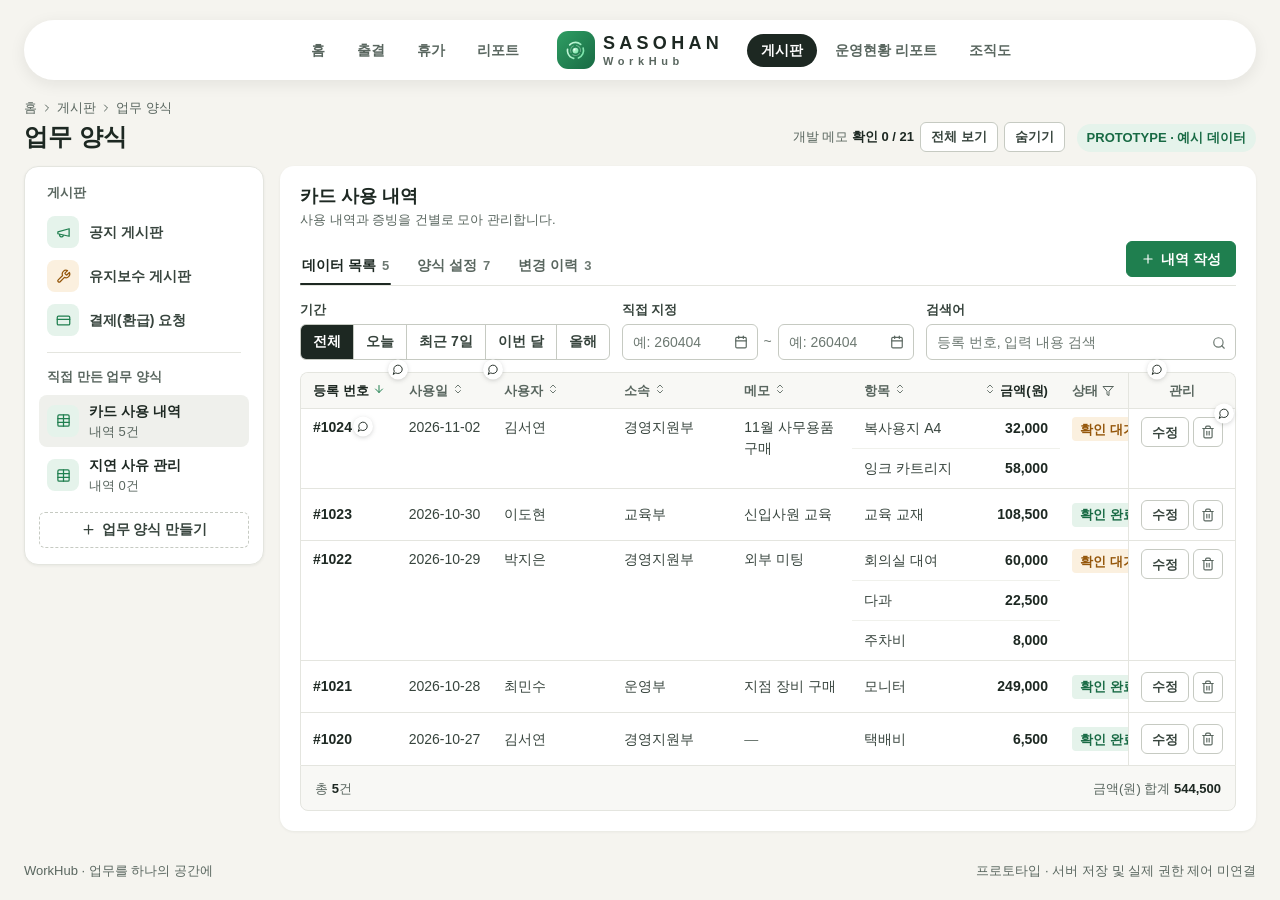
<file: index.html>
<!doctype html>
<html lang="ko">
<head>
  <meta charset="utf-8">
  <meta name="viewport" content="width=device-width, initial-scale=1">
  <title>WorkHub 업무 양식 프로토타입</title>
  <style>
/* Tokens follow the WorkHub kit's role names. Values are estimated from the brand greens. */
:root {
  color-scheme: light dark;
  --bg: light-dark(#f5f4ef, #171a18);
  --surface: light-dark(#ffffff, #212522);
  --surface-soft: light-dark(#f8f8f5, #272b28);
  --surface-inset: light-dark(#eff0ec, #2f3430);
  --line: light-dark(#e4e5df, #3a403b);
  --line-strong: light-dark(#c6cac2, #565d57);
  --ink: light-dark(#1d2822, #eef2ee);
  --ink-2: light-dark(#37443d, #d3d9d4);
  --ink-3: light-dark(#59665f, #aab3ac);
  --ink-4: light-dark(#6c7871, #939c95);
  --accent: light-dark(#1f7f4f, #6fcf9b);
  --on-accent: light-dark(#ffffff, #10231a);
  --accent-ink: light-dark(#186a44, #8fe0b4);
  --accent-soft: light-dark(#e5f3eb, #24392d);
  --warn: light-dark(#94560a, #eeb368);
  --warn-soft: light-dark(#fbf0df, #3c3020);
  --danger: light-dark(#b93a2c, #f19a8f);
  --danger-soft: light-dark(#fbe9e6, #402724);
  --shadow-1: 0 1px 3px rgb(20 30 25 / .06);
  --shadow-2: 0 4px 16px rgb(20 30 25 / .08);
  --r-sm: 6px;
  --r-md: 8px;
  --r-lg: 14px;
}

* { box-sizing: border-box; }
body { margin: 0; background: var(--bg); }
button, input, select { font: inherit; color: inherit; }
h1, h2, h3, p { margin: 0; }
i[data-icon], .wh-icon { display: inline-flex; flex: none; }
svg { display: block; }
:focus-visible { outline: 2px solid var(--accent); outline-offset: 2px; }
[hidden] { display: none !important; }

#workhub-proto {
  display: flex;
  flex-direction: column;
  min-height: 100vh;
  max-width: 1480px;
  margin: 0 auto;
  padding: 20px 24px;
  color: var(--ink);
  font: 14px/1.5 'Segoe UI', 'Malgun Gothic', sans-serif;
}

/* Portal header */
.wh-top {
  display: grid;
  grid-template-columns: 1fr auto 1fr;
  align-items: center;
  gap: 24px;
  min-height: 60px;
  padding: 8px 24px;
  border-radius: 999px;
  background: var(--surface);
  box-shadow: var(--shadow-2);
}
.wh-nav { display: flex; align-items: center; gap: 4px; font-weight: 600; color: var(--ink-3); white-space: nowrap; }
.wh-nav span { padding: 6px 14px; border-radius: 999px; }
.wh-nav-left { justify-content: flex-end; }
.wh-nav .wh-current { background: var(--ink); color: var(--surface); }
.wh-brand { display: flex; align-items: center; gap: 8px; }
.wh-logo { display: grid; place-items: center; width: 38px; height: 38px; border-radius: 11px; background: linear-gradient(135deg, #2f9e63, #186a44); }
.wh-wordmark { display: flex; flex-direction: column; line-height: 1; }
.wh-wordmark b { font-size: 18px; letter-spacing: .24em; }
.wh-wordmark small { margin-top: 4px; font-size: 11px; font-weight: 600; letter-spacing: .42em; color: var(--ink-3); }

/* Page heading */
.wh-pagehead { display: flex; align-items: flex-end; justify-content: space-between; gap: 12px; flex-wrap: wrap; padding: 18px 0 14px; }
.wh-crumb { display: flex; align-items: center; gap: 4px; margin-bottom: 4px; font-size: 13px; color: var(--ink-3); }
.wh-pagehead h1 { font-size: 24px; font-weight: 700; line-height: 1.25; }
.wh-chip { display: inline-flex; align-items: center; padding: 4px 10px; border-radius: 999px; background: var(--accent-soft); color: var(--accent-ink); font-size: 13px; font-weight: 600; white-space: nowrap; }

.wh-layout { display: grid; grid-template-columns: 240px minmax(0, 1fr); gap: 16px; align-items: start; }

/* Sidebar */
.wh-side { position: sticky; top: 16px; padding: 16px 14px; border: 1px solid var(--line); border-radius: var(--r-lg); background: var(--surface); box-shadow: var(--shadow-1); }
.wh-side-title { padding: 0 8px 8px; font-size: 13px; font-weight: 700; color: var(--ink-3); }
.wh-side hr { margin: 10px 8px 14px; border: 0; border-top: 1px solid var(--line); }
.wh-side-item { display: flex; align-items: center; gap: 10px; padding: 6px 8px; font-weight: 600; color: var(--ink-2); }
.wh-tile { display: grid; place-items: center; flex: none; width: 32px; height: 32px; border-radius: var(--r-md); background: var(--accent-soft); color: var(--accent); }
.wh-tile-warn { background: var(--warn-soft); color: var(--warn); }
.wh-boards { display: flex; flex-direction: column; gap: 2px; }
.wh-board { display: flex; align-items: center; gap: 10px; width: 100%; padding: 6px 8px; border: 0; border-radius: var(--r-md); background: transparent; text-align: left; cursor: pointer; }
.wh-board:hover { background: var(--surface-soft); }
.wh-board.selected { background: var(--surface-inset); }
.wh-board b { display: block; font-weight: 600; overflow-wrap: anywhere; }
.wh-board small { display: block; font-size: 13px; color: var(--ink-3); }

/* Buttons */
.wh-btn { display: inline-flex; align-items: center; justify-content: center; gap: 6px; height: 36px; padding: 0 14px; border: 1px solid var(--line-strong); border-radius: var(--r-sm); background: var(--surface); color: var(--ink-2); font-weight: 600; white-space: nowrap; cursor: pointer; }
.wh-btn:hover { background: var(--surface-soft); border-color: var(--ink-4); }
.wh-btn-primary { border-color: var(--accent); background: var(--accent); color: var(--on-accent); }
.wh-btn-primary:hover { border-color: var(--accent-ink); background: var(--accent-ink); }
.wh-btn-danger { border-color: var(--danger); background: var(--danger); color: light-dark(#fff, #2a1210); }
.wh-btn-danger:hover { border-color: var(--danger); background: var(--danger); filter: brightness(.92); }
.wh-btn-danger-line { border-color: var(--line-strong); color: var(--danger); }
.wh-btn-danger-line:hover { border-color: var(--danger); background: var(--danger-soft); }
.wh-btn-dashed { width: 100%; margin-top: 10px; border-style: dashed; }
.wh-btn-sm { height: 30px; padding: 0 10px; font-size: 13px; }
.wh-icon-btn { display: inline-grid; place-items: center; width: 30px; height: 30px; padding: 0; border: 1px solid var(--line-strong); border-radius: var(--r-sm); background: var(--surface); color: var(--ink-3); cursor: pointer; }
.wh-icon-btn:hover:not(:disabled) { color: var(--ink); border-color: var(--ink-4); }
.wh-icon-btn:disabled { opacity: .35; cursor: default; }
.wh-icon-btn-danger:hover:not(:disabled) { border-color: var(--danger); background: var(--danger-soft); color: var(--danger); }
.wh-link { padding: 0; border: 0; background: none; color: var(--ink); font-weight: 700; text-align: left; cursor: pointer; }
.wh-link:hover { color: var(--accent-ink); text-decoration: underline; }
.wh-file { display: inline-flex; align-items: center; gap: 4px; max-width: 100%; padding: 3px 8px; border: 0; border-radius: var(--r-sm); background: var(--accent-soft); color: var(--accent-ink); font-size: 13px; font-weight: 600; overflow-wrap: anywhere; text-align: left; cursor: pointer; }
.wh-file:hover { text-decoration: underline; }

/* Main card */
.wh-main { min-width: 0; padding: 18px 20px 20px; border-radius: var(--r-lg); background: var(--surface); box-shadow: var(--shadow-1); }
.wh-main h2 { font-size: 18px; font-weight: 700; line-height: 1.35; overflow-wrap: anywhere; }
.wh-desc { margin-top: 2px; font-size: 13px; color: var(--ink-3); }
.wh-tabrow { display: flex; align-items: flex-end; justify-content: space-between; gap: 8px 16px; flex-wrap: wrap; margin: 12px 0 14px; border-bottom: 1px solid var(--line); }
.wh-tabs { display: flex; gap: 24px; overflow-x: auto; }
.wh-tab { position: relative; display: inline-flex; align-items: center; gap: 6px; height: 40px; padding: 0 2px; border: 0; background: none; color: var(--ink-3); font-weight: 600; white-space: nowrap; cursor: pointer; }
.wh-tab:hover { color: var(--ink); }
.wh-tab span { font-size: 13px; color: var(--ink-4); font-variant-numeric: tabular-nums; }
.wh-tab[aria-selected="true"] { color: var(--ink); font-weight: 700; }
.wh-tab[aria-selected="true"]::after { content: ''; position: absolute; left: 0; right: 0; bottom: 0; height: 2px; border-radius: 2px; background: var(--ink); }
.wh-tab:focus-visible { outline-offset: -2px; }
.wh-actions { display: flex; align-items: center; gap: 8px; flex-wrap: wrap; padding-bottom: 8px; }
.wh-actions:empty { display: none; }
.wh-filterbar { display: flex; align-items: flex-end; flex-wrap: wrap; gap: 10px 12px; margin-bottom: 12px; }
.wh-filter-group { display: flex; flex-direction: column; gap: 4px; min-width: 0; }
.wh-filter-grow { flex: 1 1 220px; }
.wh-filter-label { font-size: 13px; font-weight: 700; color: var(--ink-2); }
.wh-filter-error:not(:empty) { margin: -4px 0 10px; }
.wh-segment { display: flex; height: 36px; overflow: hidden; border: 1px solid var(--line-strong); border-radius: var(--r-sm); background: var(--surface); }
.wh-segment button { padding: 0 12px; border: 0; border-left: 1px solid var(--line-strong); background: none; color: var(--ink-2); font-weight: 600; white-space: nowrap; cursor: pointer; }
.wh-segment button:first-child { border-left: 0; }
.wh-segment button:hover { background: var(--surface-soft); }
.wh-segment button[aria-pressed="true"] { background: var(--ink); color: var(--surface); }
.wh-segment button:focus-visible { outline-offset: -3px; }
.wh-date-range { display: flex; align-items: center; gap: 6px; }
.wh-date { position: relative; display: block; width: 136px; }
.wh-date .wh-input { padding-right: 32px; font-variant-numeric: tabular-nums; }
.wh-date-btn { position: absolute; top: 6px; right: 5px; display: grid; place-items: center; width: 24px; height: 24px; padding: 0; border: 0; border-radius: 4px; background: none; color: var(--ink-3); cursor: pointer; }
.wh-date-btn:hover { background: var(--surface-inset); color: var(--ink); }
.wh-date-native { position: absolute; right: 0; bottom: 0; width: 0; height: 0; padding: 0; border: 0; opacity: 0; pointer-events: none; }
.wh-search { position: relative; display: block; width: 100%; }
.wh-search i { position: absolute; top: 11px; right: 10px; color: var(--ink-4); pointer-events: none; }
.wh-search input { padding-right: 32px; }

/* Inputs */
.wh-input { width: 100%; min-width: 0; height: 36px; padding: 0 10px; border: 1px solid var(--line-strong); border-radius: var(--r-sm); background: var(--surface); color: var(--ink); }
.wh-input:hover { border-color: var(--ink-4); }
.wh-input:focus { border-color: var(--accent); outline: 2px solid var(--accent-soft); outline-offset: 0; }
.wh-input::placeholder { color: var(--ink-4); }
.wh-input[aria-invalid="true"] { border-color: var(--danger); }
input[type="checkbox"] { width: 16px; height: 16px; margin: 0; accent-color: var(--accent); }

/* Tables */
.wh-table-wrap { overflow-x: auto; border: 1px solid var(--line); border-radius: var(--r-md); }
.wh-table-wrap.has-foot { border-bottom: 0; border-radius: var(--r-md) var(--r-md) 0 0; }
.wh-table { width: 100%; border-collapse: separate; border-spacing: 0; text-align: left; }
.wh-table th { padding: 8px 12px; border-bottom: 1px solid var(--line); background: var(--surface-soft); color: var(--ink-3); font-size: 13px; font-weight: 700; white-space: nowrap; }
.wh-table td { height: 52px; padding: var(--wh-cell, 8px) 12px; border-bottom: 1px solid var(--line); color: var(--ink-2); vertical-align: middle; }
.wh-table tbody:last-child tr:last-child td, .wh-table tbody:last-child td[rowspan] { border-bottom: 0; }
.wh-table tbody:hover td { background: var(--surface-soft); }
/* A record with several lines reads as one block: merged cells on top, lighter rules between lines. */
.wh-record-lines td { height: 40px; }
.wh-record-lines td[rowspan] { vertical-align: top; }
.wh-record-lines tr:not(:last-child) td:not([rowspan]) { border-bottom-color: light-dark(#f0f1ec, #2f3430); }
.wh-table .wh-num { text-align: right; font-variant-numeric: tabular-nums; white-space: nowrap; font-weight: 600; color: var(--ink); }
.wh-table .wh-nowrap { white-space: nowrap; font-variant-numeric: tabular-nums; }
.wh-table .wh-empty-cell { height: 140px; text-align: center; color: var(--ink-3); }
.wh-empty-cell .wh-btn { margin-top: 10px; }
.wh-value { display: inline-block; max-width: 100%; cursor: pointer; }
.wh-value:hover { color: var(--accent-ink); text-decoration: underline; }
.wh-value:has(.wh-pill):hover { text-decoration: none; filter: brightness(.94); }
.wh-wrap { display: block; min-width: 96px; max-width: 320px; overflow-wrap: anywhere; }
.wh-muted { color: var(--ink-4); }
.wh-th-btn { display: inline-flex; align-items: center; gap: 4px; margin: -4px -6px; padding: 4px 6px; border: 0; border-radius: var(--r-sm); background: none; color: inherit; font-weight: 700; cursor: pointer; }
.wh-th-btn:hover { background: var(--surface-inset); color: var(--ink); }
.wh-th-btn .wh-sort-icon { color: var(--ink-4); }
.wh-num .wh-th-btn { flex-direction: row-reverse; }
th[aria-sort="ascending"] .wh-th-btn, th[aria-sort="descending"] .wh-th-btn { color: var(--ink); }
th[aria-sort="ascending"] .wh-sort-icon, th[aria-sort="descending"] .wh-sort-icon { color: var(--accent); }
.wh-th-btn.is-filtered { background: var(--accent-soft); color: var(--accent-ink); }
.wh-filter-count { font-variant-numeric: tabular-nums; }
.wh-col-actions { position: sticky; right: 0; width: 1%; white-space: nowrap; text-align: center; border-left: 1px solid var(--line); }
.wh-table td.wh-col-actions { background: var(--surface); }
.wh-table tbody:hover td.wh-col-actions { background: var(--surface-soft); }
.wh-row-actions { display: flex; justify-content: center; gap: 4px; }
.wh-table-foot { display: flex; align-items: center; justify-content: space-between; flex-wrap: wrap; gap: 8px 16px; min-height: 46px; padding: 8px 14px; border: 1px solid var(--line); border-radius: 0 0 var(--r-md) var(--r-md); background: var(--surface-soft); font-size: 13px; color: var(--ink-3); }
.wh-table-foot b { color: var(--ink); font-variant-numeric: tabular-nums; }
.wh-table-foot .wh-foot-group { display: flex; align-items: center; flex-wrap: wrap; gap: 4px 12px; }

/* Status pills: the text carries the meaning, color only reinforces it. */
.wh-pill { display: inline-flex; align-items: center; height: 24px; padding: 0 8px; border-radius: 4px; background: var(--surface-inset); color: var(--ink-2); font-size: 13px; font-weight: 700; white-space: nowrap; }
.wh-pill-success { background: var(--accent-soft); color: var(--accent-ink); }
.wh-pill-warn { background: var(--warn-soft); color: var(--warn); }
.wh-pill-danger { background: var(--danger-soft); color: var(--danger); }

/* Filter popover */
.wh-filter-popover { position: fixed; inset: auto; margin: 0; padding: 14px; max-width: calc(100vw - 24px); max-height: min(440px, calc(100vh - 24px)); overflow-y: auto; border: 1px solid var(--line); border-radius: var(--r-md); background: var(--surface); color: var(--ink); box-shadow: var(--shadow-2); }
.wh-filter-popover::backdrop { background: transparent; }
.wh-popover-head { display: flex; align-items: center; justify-content: space-between; gap: 8px; }
.wh-filter-popover h3 { font-size: 14px; font-weight: 700; }
.wh-popover-actions { display: flex; gap: 6px; margin: 10px 0; }
.wh-filter-options { display: grid; gap: 2px; }
.wh-filter-options label { display: flex; align-items: center; gap: 8px; padding: 5px 2px; overflow-wrap: anywhere; cursor: pointer; }

/* Schema tab */
.wh-section + .wh-section { margin-top: 22px; }
.wh-section-head { display: flex; align-items: flex-end; justify-content: space-between; gap: 8px; flex-wrap: wrap; margin-bottom: 8px; }
.wh-section-head h3 { font-size: 14px; font-weight: 700; }
.wh-section-head p { margin-top: 2px; font-size: 13px; color: var(--ink-3); }
.wh-board-fields { margin-bottom: 18px; }
.wh-schema-fields { overflow-x: auto; }
.wh-fields-header, .wh-field-row { display: grid; grid-template-columns: minmax(160px, 1fr) 130px 44px 52px 74px 58px; gap: 10px; align-items: center; min-width: 580px; }
.wh-fields-header { padding: 8px 12px; border-radius: var(--r-sm); background: var(--surface-soft); color: var(--ink-3); font-size: 13px; font-weight: 700; }
.wh-field-editor { min-width: 580px; border-bottom: 1px solid var(--line); }
.wh-field-row { padding: 8px 12px; }
.wh-column-center { display: flex; justify-content: center; align-items: center; }
.wh-order { display: flex; justify-content: center; gap: 4px; }
.wh-options { margin: 0 12px 12px; padding: 12px; border-radius: var(--r-md); background: var(--surface-soft); }
.wh-options-head { display: flex; justify-content: space-between; font-size: 13px; font-weight: 700; color: var(--ink-3); }
.wh-option-row { display: grid; grid-template-columns: minmax(0, 1fr) auto; gap: 8px; margin: 8px 0; }
.wh-empty-note { padding: 28px; text-align: center; color: var(--ink-3); }
.wh-actionbar { position: sticky; bottom: 0; display: flex; align-items: center; justify-content: space-between; gap: 8px 12px; flex-wrap: wrap; margin-top: 12px; padding: 10px 0; border-top: 1px solid var(--line); background: var(--surface); }
.wh-actionbar-right { display: flex; align-items: center; flex-wrap: wrap; gap: 8px; margin-left: auto; }
.wh-error { font-size: 13px; font-weight: 600; color: var(--danger); }
.wh-error:empty { display: none; }
.wh-hint { font-size: 13px; color: var(--ink-3); }

/* History */
.wh-event { display: grid; grid-template-columns: 150px minmax(0, 1fr); gap: 16px; padding: 12px 4px; border-bottom: 1px solid var(--line); }
.wh-event:last-child { border-bottom: 0; }
.wh-event-meta { font-size: 13px; color: var(--ink-3); font-variant-numeric: tabular-nums; }
.wh-event h3 { font-size: 14px; font-weight: 700; }
.wh-event p { margin-top: 2px; color: var(--ink-2); overflow-wrap: anywhere; }

/* Dialogs */
.wh-dialog { width: min(720px, calc(100vw - 32px)); max-height: 85vh; padding: 0; overflow: hidden; border: 1px solid var(--line); border-radius: 12px; background: var(--surface); color: var(--ink); box-shadow: 0 18px 44px rgb(16 30 70 / .22); }
.wh-dialog[open] { display: flex; flex-direction: column; }
.wh-dialog form { display: contents; }
.wh-dialog::backdrop { background: rgb(0 0 0 / .32); }
.wh-dialog-sm { width: min(420px, calc(100vw - 32px)); }
.wh-dialog-wide { width: min(960px, calc(100vw - 32px)); }
.wh-dialog-head { display: flex; align-items: center; gap: 8px; padding: 12px 12px 12px 20px; border-bottom: 1px solid var(--line); }
.wh-dialog-head h3 { min-width: 0; font-size: 16px; font-weight: 700; overflow-wrap: anywhere; }
.wh-dialog-head .wh-icon-btn { margin-left: auto; border-color: transparent; }
.wh-dialog-body { flex: 1; min-height: 0; overflow: auto; padding: 16px 20px; }
.wh-dialog-foot { display: flex; align-items: center; gap: 8px; padding: 12px 20px; border-top: 1px solid var(--line); background: var(--surface-soft); }
.wh-dialog-foot .wh-spacer { margin-left: auto; }
.wh-record-view { display: grid; grid-template-columns: repeat(2, minmax(0, 1fr)); gap: 0 24px; margin: 0; }
.wh-record-view > div { padding: 10px 0; border-bottom: 1px solid var(--line); min-width: 0; }
.wh-record-view dt { margin-bottom: 2px; font-size: 13px; color: var(--ink-3); }
.wh-record-view dd { margin: 0; overflow-wrap: anywhere; white-space: pre-wrap; }
.wh-form-grid { display: grid; grid-template-columns: repeat(2, minmax(0, 1fr)); gap: 14px; }
.wh-form-field { display: grid; gap: 4px; align-content: start; min-width: 0; font-size: 13px; font-weight: 700; color: var(--ink-2); }
.wh-form-field .wh-input, .wh-upload { font-size: 14px; font-weight: 400; }
.wh-required { color: var(--danger); }
.wh-sr { position: absolute; width: 1px; height: 1px; overflow: hidden; clip-path: inset(50%); white-space: nowrap; }
.wh-lines-block { margin-top: 14px; }
.wh-lines-block:first-child { margin-top: 0; }
.wh-line-table td { height: auto; padding: 6px 8px; min-width: 130px; vertical-align: top; }
.wh-line-table tbody:hover td { background: none; }
.wh-line-table td.wh-line-remove { width: 1%; min-width: 0; padding-top: 9px; }
.wh-line-add { margin-top: 8px; }
.wh-upload { display: grid; gap: 8px; padding: 10px; border: 1px solid var(--line-strong); border-radius: var(--r-sm); }
.wh-upload-name { overflow-wrap: anywhere; }
.wh-upload-actions { display: flex; flex-wrap: wrap; gap: 6px; }
.wh-confirm-text { color: var(--ink-2); }

/* Toast sits in the top layer so it stays visible above dialogs. */
.wh-toast { position: fixed; inset: auto auto 24px 50%; transform: translateX(-50%); margin: 0; max-width: min(520px, calc(100vw - 32px)); padding: 10px 16px; border: 0; border-radius: var(--r-md); background: var(--ink); color: var(--surface); font-weight: 600; box-shadow: var(--shadow-2); }
.wh-toast[data-tone="error"] { background: var(--danger); color: light-dark(#fff, #2a1210); }

.wh-caption { display: flex; justify-content: space-between; flex-wrap: wrap; gap: 4px 16px; margin-top: auto; padding-top: 18px; font-size: 13px; color: var(--ink-3); }

@media (max-width: 1100px) {
  .wh-top { grid-template-columns: 1fr; justify-items: center; gap: 6px; padding: 10px 16px; border-radius: 22px; }
  .wh-brand { order: -1; }
  .wh-nav-left, .wh-nav-right { flex-wrap: wrap; justify-content: center; font-size: 13px; }
  .wh-nav span { padding: 3px 10px; }
}
@media (max-width: 860px) {
  #workhub-proto { padding: 12px; }
  .wh-layout { grid-template-columns: minmax(0, 1fr); }
  .wh-side { position: static; padding: 10px; }
  .wh-legacy, .wh-side > .wh-side-title { display: none; }
  .wh-boards { flex-direction: row; flex-wrap: wrap; gap: 4px; }
  .wh-board { width: auto; }
  .wh-board .wh-tile, .wh-board small { display: none; }
  .wh-btn-dashed { margin-top: 6px; }
  .wh-main { padding: 14px; }
  .wh-segment { overflow-x: auto; }
  .wh-filter-group, .wh-date-range { width: 100%; }
  .wh-date { flex: 1 1 0; width: auto; }
}
@media (max-width: 600px) {
  .wh-form-grid, .wh-record-view { grid-template-columns: minmax(0, 1fr); }
  .wh-event { grid-template-columns: minmax(0, 1fr); gap: 4px; }
  .wh-dialog-body { padding: 14px; }
  .wh-dialog-foot { flex-wrap: wrap; padding: 10px 14px; }
}

/* Developer notes */
.dn-layer { position: absolute; top: 0; left: 0; width: 0; height: 0; }
.dn-pin { position: fixed; z-index: 40; width: 30px; height: 30px; margin: -15px 0 0 -15px; padding: 0; border: 0; background: none; cursor: pointer; pointer-events: none; }
.dn-pin img { display: block; width: 30px; height: 30px; }
/* Only the visible circle takes clicks, so a pin can't block the control beside it. */
.dn-pin::before { content: ''; position: absolute; top: 3px; left: 4px; width: 22px; height: 22px; border-radius: 50%; pointer-events: auto; }
.dn-pin:hover img { filter: brightness(.95); }
.dn-pin:focus-visible { outline: 0; }
.dn-pin:focus-visible::before { outline: 2px solid var(--accent); }
.dn-pin.is-checked::after { content: ''; position: absolute; top: 4px; left: 5px; width: 20px; height: 20px; border: 1px solid var(--accent); border-radius: 50%; pointer-events: none; }
.dn-panel { position: fixed; inset: auto; width: min(400px, calc(100vw - 16px)); max-height: calc(100vh - 16px); margin: 0; padding: 12px 14px; overflow-y: auto; border: 1px solid var(--line-strong); border-radius: var(--r-md); background: var(--surface); color: var(--ink); font: 14px/1.5 'Segoe UI', 'Malgun Gothic', sans-serif; box-shadow: var(--shadow-2); }
.dn-panel.is-checked { border-color: var(--accent); }
.dn-panel-head { display: flex; align-items: flex-start; justify-content: space-between; gap: 8px; margin-bottom: 8px; }
.dn-panel-head small { font-size: 12px; color: var(--ink-3); }
.dn-panel-head h3 { font-size: 15px; font-weight: 700; }
.dn-section { margin-top: 10px; }
.dn-section h4 { margin: 0 0 2px; font-size: 13px; font-weight: 700; }
.dn-must h4 { color: var(--accent-ink); }
.dn-now h4 { color: var(--ink-3); }
.dn-ask h4 { color: var(--warn); }
.dn-section ul { margin: 0; padding-left: 18px; color: var(--ink-2); }
.dn-section li + li { margin-top: 5px; }
.dn-example { margin: 4px 0 0; padding: 8px 10px; overflow-x: auto; border-radius: var(--r-sm); background: var(--surface-soft); color: var(--ink); font: 13px/1.6 Consolas, 'Malgun Gothic', monospace; }
.dn-check { display: flex; align-items: center; gap: 6px; margin-top: 12px; padding-top: 10px; border-top: 1px solid var(--line); font-weight: 600; cursor: pointer; }
.dn-controls { display: flex; align-items: center; gap: 6px; margin-left: auto; font-size: 13px; color: var(--ink-3); white-space: nowrap; }
.dn-controls b { color: var(--ink); font-variant-numeric: tabular-nums; }
.dn-list-screen + .dn-list-screen { margin-top: 20px; }
.dn-list-screen > h3 { margin-bottom: 8px; font-size: 16px; font-weight: 700; }
.dn-list-note { margin-top: 8px; padding: 10px 12px; border: 1px solid var(--line); border-radius: var(--r-md); }
.dn-list-note.is-checked { border-color: var(--accent); }
.dn-list-title { margin: 0; font-size: 14px; font-weight: 700; }

</style>



</head>
<body>
<div id="workhub-proto" aria-label="WorkHub 업무 양식 프로토타입">

  <header class="wh-top">
    <nav class="wh-nav wh-nav-left" aria-label="현재 사이트 위치">
      <span>홈</span><span>출결</span><span>휴가</span><span>리포트</span>
    </nav>
    <div class="wh-brand">
      <span class="wh-logo">
        <svg width="23" height="23" viewBox="0 0 24 24" aria-hidden="true">
          <defs><linearGradient id="whgNav" x1="0" y1="0" x2="1" y2="1"><stop offset="0" stop-color="#d9fbe6"></stop><stop offset="1" stop-color="#6fe3a3"></stop></linearGradient></defs>
          <circle cx="12" cy="12" r="8.4" fill="none" stroke="url(#whgNav)" stroke-width="1.7" stroke-linecap="round" stroke-dasharray="12.6 5" transform="rotate(-18 12 12)"></circle>
          <circle cx="12" cy="12" r="5.2" fill="none" stroke="rgba(234,247,238,.35)" stroke-width="1" stroke-linecap="round" stroke-dasharray="8.2 2.7" transform="rotate(32 12 12)"></circle>
          <circle cx="12" cy="12" r="3" fill="url(#whgNav)"></circle>
          <circle cx="11" cy="11" r="0.9" fill="rgba(255,255,255,.85)"></circle>
        </svg>
      </span>
      <span class="wh-wordmark"><b>SASOHAN</b><small>WorkHub</small></span>
    </div>
    <nav class="wh-nav wh-nav-right" aria-label="현재 사이트 위치 (계속)">
      <span class="wh-current">게시판</span><span>운영현황 리포트</span><span>조직도</span>
    </nav>
  </header>

  <div class="wh-pagehead">
    <div>
      <p class="wh-crumb">홈 <i data-icon="chevronRight"></i> 게시판 <i data-icon="chevronRight"></i> 업무 양식</p>
      <h1>업무 양식</h1>
    </div>
    <span class="wh-chip">PROTOTYPE · 예시 데이터</span>
  </div>

  <div class="wh-layout">
    <aside class="wh-side">
      <div class="wh-legacy">
        <div class="wh-side-title">게시판</div>
        <div class="wh-side-item"><span class="wh-tile"><i data-icon="megaphone"></i></span><span>공지 게시판</span></div>
        <div class="wh-side-item"><span class="wh-tile wh-tile-warn"><i data-icon="wrench"></i></span><span>유지보수 게시판</span></div>
        <div class="wh-side-item"><span class="wh-tile"><i data-icon="card"></i></span><span>결제(환급) 요청</span></div>
        <hr>
      </div>
      <div class="wh-side-title">직접 만든 업무 양식</div>
      <div id="wh-boards" class="wh-boards"></div>
      <button type="button" id="wh-new-board" class="wh-btn wh-btn-dashed"><i data-icon="plus"></i> 업무 양식 만들기</button>
    </aside>

    <main class="wh-main">
      <h2 id="wh-title"></h2>
      <p id="wh-desc" class="wh-desc"></p>
      <div class="wh-tabrow">
        <div class="wh-tabs" role="tablist" aria-label="업무 공간">
          <button type="button" role="tab" id="wh-tab-list" class="wh-tab" aria-controls="wh-panel" aria-selected="true" data-tab="list">데이터 목록<span data-tab-count="list"></span></button>
          <button type="button" role="tab" id="wh-tab-schema" class="wh-tab" aria-controls="wh-panel" aria-selected="false" data-tab="schema">양식 설정<span data-tab-count="schema"></span></button>
          <button type="button" role="tab" id="wh-tab-history" class="wh-tab" aria-controls="wh-panel" aria-selected="false" data-tab="history">변경 이력<span data-tab-count="history"></span></button>
        </div>
        <div id="wh-page-actions" class="wh-actions"></div>
      </div>
      <section id="wh-panel" role="tabpanel" aria-labelledby="wh-tab-list"></section>
    </main>
  </div>

  <footer class="wh-caption">
    <span>WorkHub · 업무를 하나의 공간에</span>
    <span>프로토타입 · 서버 저장 및 실제 권한 제어 미연결</span>
  </footer>

  <div id="wh-toast" class="wh-toast" role="status" popover="manual"></div>
</div>
<script>
// Browser-local file references. No server requests or invented absolute paths.
window.workhubFiles = (() => {
  let database;
  function connect() {
    if (!database) database = new Promise((resolve,reject) => {
      const request = indexedDB.open('workhub-local-files-v1',1);
      request.onupgradeneeded = () => request.result.createObjectStore('files',{keyPath:'id'});
      request.onsuccess = () => resolve(request.result);
      request.onerror = () => reject(request.error);
      request.onblocked = () => reject(new Error('파일 저장소를 열 수 없습니다. 다른 프로토타입 창을 닫고 다시 시도해 주세요.'));
    }).catch(error => { database = null; throw error; });
    return database;
  }
  async function transaction(mode,operation) {
    const db = await connect();
    return new Promise((resolve,reject) => {
      const tx = db.transaction('files',mode);
      const request = operation(tx.objectStore('files'));
      tx.oncomplete = () => resolve(request.result);
      tx.onerror = () => reject(tx.error || request.error);
      tx.onabort = () => reject(tx.error || new Error('파일 정보를 저장하지 못했습니다.'));
    });
  }
  function parse(value) {
    try { const metadata=JSON.parse(value); return metadata?.fileId && metadata?.name ? metadata : null; }
    catch { return null; }
  }
  async function remember(file,handle) {
    const id = crypto.randomUUID();
    await transaction('readwrite',store=>store.put(handle?{id,handle}:{id,file}));
    return JSON.stringify({fileId:id,name:file.name,mode:handle?'reference':'local-copy'});
  }
  async function read(value) {
    const metadata = parse(value);
    if(!metadata) throw new Error('연결된 파일이 없습니다. 파일을 선택해 주세요.');
    const entry = await transaction('readonly',store=>store.get(metadata.fileId));
    if(!entry) throw new Error('이 브라우저에 파일 연결 정보가 없습니다. 파일을 다시 선택해 주세요.');
    if(entry.handle) {
      const permission = await entry.handle.queryPermission({mode:'read'});
      if(permission!=='granted' && await entry.handle.requestPermission({mode:'read'})!=='granted')
        throw new Error('파일을 열려면 읽기 권한이 필요합니다.');
      try { return await entry.handle.getFile(); }
      catch { throw new Error('파일이 이동되거나 삭제되었습니다. 파일을 다시 선택해 주세요.'); }
    }
    return entry.file;
  }
  async function open(value) {
    const target = window.open('about:blank','_blank');
    if(!target) throw new Error('파일을 열 수 있도록 이 페이지의 팝업을 허용해 주세요.');
    target.opener = null;
    try {
      const file = await read(value);
      const previewable = /^(image\/(png|jpeg|gif|webp|bmp)|application\/pdf|text\/plain)$/.test(file.type);
      const url = URL.createObjectURL(file);
      if(previewable) target.location.replace(url);
      else {
        const link = document.createElement('a');
        link.href=url;link.download=file.name;document.body.appendChild(link);link.click();link.remove();target.close();
      }
      setTimeout(()=>URL.revokeObjectURL(url),120000);
      return previewable?'파일을 열었습니다.':'브라우저 미리보기를 지원하지 않는 파일은 다운로드로 열 수 있습니다.';
    } catch(error) { target.close();throw error; }
  }
  return {parse,remember,read,open};
})();

// Standalone demo persistence. No server or shared database is connected.
const storageKey = 'workhub-prototype-v1';
let savedState = null;
try { savedState = JSON.parse(localStorage.getItem(storageKey)); } catch {}
window.openai = {
  widgetState: savedState,
  setWidgetState: async (state) => {
    window.openai.widgetState = state;
    localStorage.setItem(storageKey, JSON.stringify(state));
  }
};

(()=>{
const root=document.getElementById('workhub-proto'),$=s=>root.querySelector(s),panel=$('#wh-panel');
const esc=v=>String(v??'').replace(/[&<>"']/g,c=>({'&':'&amp;','<':'&lt;','>':'&gt;','"':'&quot;',"'":'&#39;'}[c]));
const iconPaths={
  search:'<circle cx="11" cy="11" r="8"/><path d="m21 21-4.3-4.3"/>',
  plus:'<path d="M5 12h14"/><path d="M12 5v14"/>',
  trash:'<path d="M3 6h18"/><path d="M19 6v14c0 1-1 2-2 2H7c-1 0-2-1-2-2V6"/><path d="M8 6V4c0-1 1-2 2-2h4c1 0 2 1 2 2v2"/><line x1="10" x2="10" y1="11" y2="17"/><line x1="14" x2="14" y1="11" y2="17"/>',
  x:'<path d="M18 6 6 18"/><path d="m6 6 12 12"/>',
  chevronRight:'<path d="m9 18 6-6-6-6"/>',
  sortNone:'<path d="m7 15 5 5 5-5"/><path d="m7 9 5-5 5 5"/>',
  sortAsc:'<path d="m5 12 7-7 7 7"/><path d="M12 19V5"/>',
  sortDesc:'<path d="M12 5v14"/><path d="m19 12-7 7-7-7"/>',
  filter:'<polygon points="22 3 2 3 10 12.46 10 19 14 21 14 12.46 22 3"/>',
  up:'<path d="m18 15-6-6-6 6"/>',
  down:'<path d="m6 9 6 6 6-6"/>',
  clip:'<path d="m21.44 11.05-9.19 9.19a6 6 0 0 1-8.49-8.49l8.57-8.57A4 4 0 1 1 18 8.84l-8.59 8.57a2 2 0 0 1-2.83-2.83l8.49-8.48"/>',
  table:'<rect width="18" height="18" x="3" y="3" rx="2"/><path d="M3 9h18"/><path d="M3 15h18"/><path d="M12 3v18"/>',
  megaphone:'<path d="m3 11 18-5v12L3 14v-3z"/><path d="M11.6 16.8a3 3 0 1 1-5.8-1.6"/>',
  wrench:'<path d="M14.7 6.3a1 1 0 0 0 0 1.4l1.6 1.6a1 1 0 0 0 1.4 0l3.77-3.77a6 6 0 0 1-7.94 7.94l-6.91 6.91a2.12 2.12 0 0 1-3-3l6.91-6.91a6 6 0 0 1 7.94-7.94l-3.76 3.76z"/>',
  calendar:'<path d="M8 2v4"/><path d="M16 2v4"/><rect width="18" height="18" x="3" y="4" rx="2"/><path d="M3 10h18"/>',
  card:'<rect width="20" height="14" x="2" y="5" rx="2"/><line x1="2" x2="22" y1="10" y2="10"/>'
};
const icon=(name,size=14)=>'<svg class="wh-icon" xmlns="http://www.w3.org/2000/svg" width="'+size+'" height="'+size+'" viewBox="0 0 24 24" fill="none" stroke="currentColor" stroke-width="2" stroke-linecap="round" stroke-linejoin="round" aria-hidden="true">'+iconPaths[name]+'</svg>';
root.querySelectorAll('[data-icon]').forEach(el=>{el.innerHTML=icon(el.dataset.icon,el.dataset.icon==='chevronRight'?12:15)});
const baseFields=()=>[{id:'date',name:'사용일',type:'date',required:true},{id:'owner',name:'사용자',type:'text',required:true},{id:'dept',name:'소속',type:'text',required:false},{id:'memo',name:'메모',type:'text',required:false}];
let state={board:0,boards:[{name:'카드 사용 내역',desc:'사용 내역과 증빙을 건별로 모아 관리합니다.',fields:baseFields(),records:[{id:1024,date:'2026-11-02',owner:'김서연',dept:'경영지원부',memo:'11월 사무용품 구매',status:'확인 대기',items:[{name:'복사용지 A4',amount:32000},{name:'잉크 카트리지',amount:58000}]},{id:1023,date:'2026-10-30',owner:'이도현',dept:'교육부',memo:'신입사원 교육',status:'확인 완료',items:[{name:'교육 교재',amount:108500}]},{id:1022,date:'2026-10-29',owner:'박지은',dept:'경영지원부',memo:'외부 미팅',status:'확인 대기',items:[{name:'회의실 대여',amount:60000},{name:'다과',amount:22500},{name:'주차비',amount:8000}]},{id:1021,date:'2026-10-28',owner:'최민수',dept:'운영부',memo:'지점 장비 구매',status:'확인 완료',items:[{name:'모니터',amount:249000}]},{id:1020,date:'2026-10-27',owner:'김서연',dept:'경영지원부',memo:'',status:'확인 완료',items:[{name:'택배비',amount:6500}]}],history:[{time:'2026.11.02 09:42',who:'김서연',title:'#1024 등록',detail:'상세 내역 2개 · 90,000원'},{time:'2026.10.30 15:10',who:'관리자',title:'#1023 상태 변경',detail:'확인 대기 → 확인 완료'},{time:'2026.10.27 10:00',who:'관리자',title:'양식 생성',detail:'카드 사용 내역 · 기본 항목 4개'}]},{name:'지연 사유 관리',desc:'업무별 지연 사유와 조치 내용을 기록합니다.',fields:[{id:'date',name:'발생일',type:'date',required:true},{id:'owner',name:'담당자',type:'text',required:true},{id:'memo',name:'지연 사유',type:'text',required:true}],records:[],history:[]}]};
let tab='list',query='';
let columnSort={id:'id',direction:'desc'},columnFilters={};
let dateRange={preset:'all',from:'',to:''};
let idDisplay='id';
let schemaEditing=false,schemaDraft=null,boardDraft=null,toastTimer=null;

// Every record is one 등록 번호 plus one or more lines. Field values live on the lines;
// 줄마다 only decides what the form offers, so switching it never converts stored data.
const newLineId=()=>'ln'+Date.now().toString(36)+Math.random().toString(36).slice(2,8);
const recordMetaKeys=['id','createdAt','deleted','deletedAt','lines','items'];
const sampleCreatedAt={1023:'2026.10.30 10:15',1022:'2026.10.29 14:20',1021:'2026.10.28 11:05',1020:'2026.10.27 16:40'};
function migrateBoard(target){
  if(target.records.some(record=>!record.lines&&Array.isArray(record.items))){
    const amount=target.fields.find(field=>field.id==='amount');
    if(!target.fields.some(field=>field.id==='item')){
      const item={id:'item',name:'항목',type:'text',required:false,multi:true};
      if(amount){amount.multi=true;target.fields.splice(target.fields.indexOf(amount),0,item);}
      else target.fields.push(item,{id:'amount',name:'금액(원)',type:'number',required:false,multi:true});
    }
    if(!target.fields.some(field=>field.id==='status'))target.fields.push({id:'status',name:'상태',type:'select',required:false,options:['확인 대기','확인 완료']});
  }
  target.records.forEach(record=>{
    if(Array.isArray(record.lines))return;
    const first={lineId:newLineId()},extra=[];
    Object.keys(record).filter(key=>!recordMetaKeys.includes(key)).forEach(key=>{first[key]=record[key];delete record[key];});
    (Array.isArray(record.items)?record.items:[]).forEach((item,i)=>{
      const line=i===0?first:{lineId:newLineId()};
      line.item=item.name;line.amount=item.amount;
      if(i>0)extra.push(line);
    });
    record.lines=[first,...extra];
  });
  target.records.forEach(record=>{
    if(record.createdAt!==undefined)return;
    const logged=(target.history||[]).find(entry=>entry.title==='#'+record.id+' 등록');
    record.createdAt=logged?logged.time.replace(/-/g,'.'):(target.name==='카드 사용 내역'&&sampleCreatedAt[record.id])||null;
  });
}
function hydrate(s){if(s?.privateContent?.state?.boards?.length){state=s.privateContent.state;tab=s.privateContent.tab||'list';}state.boards.forEach(migrateBoard);}
hydrate(window.openai?.widgetState);
function save(){const snapshot={modelContent:{board:board().name,view:tab,recordCount:visibleRecords().length,fields:activeFields().map(f=>f.name)},privateContent:{state,tab}};window.openai?.setWidgetState(snapshot)?.catch(()=>toast('브라우저에 저장하지 못했습니다. 저장 공간과 브라우저 설정을 확인해 주세요.','error'));}
function board(){return state.boards[state.board]||state.boards[0]}
function visibleRecords(target=board()){return target.records.filter(record=>!record.deleted)}
function activeFields(){return board().fields.filter(field=>field.active!==false)}
const visibleLines=record=>record.lines.filter(line=>!line.deleted);
const isEmptyValue=value=>value===undefined||value===null||value==='';
const fieldValues=(record,field)=>visibleLines(record).map(line=>line[field.id]).filter(value=>!isEmptyValue(value));
// A field splits by line when 줄마다 is on, or when lines saved earlier still hold values for it.
const spansLines=(record,field)=>!!field.multi||visibleLines(record).slice(1).some(line=>!isEmptyValue(line[field.id]));
const now=()=>new Date().toLocaleString('sv-SE',{timeZone:'Asia/Seoul'}).slice(0,16).replace(/-/g,'.');
function log(title,detail){board().history.unshift({time:now(),who:'관리자 (예시)',title,detail});}
function toast(text,tone='ok'){
  const el=$('#wh-toast');
  clearTimeout(toastTimer);
  if(el.matches(':popover-open'))el.hidePopover();
  if(!text)return;
  el.textContent=text;el.dataset.tone=tone;el.showPopover();
  toastTimer=setTimeout(()=>{if(el.matches(':popover-open'))el.hidePopover()},tone==='error'?6000:3000);
}

/* Dialogs */
function openDialog(html,{label,small,wide}={}){
  const dialog=document.createElement('dialog');
  dialog.className='wh-dialog'+(small?' wh-dialog-sm':'')+(wide?' wh-dialog-wide':'');
  dialog.setAttribute('aria-label',label||'');
  dialog.innerHTML=html;
  root.appendChild(dialog);
  dialog.addEventListener('close',()=>dialog.remove());
  dialog.showModal();
  return dialog;
}
// Removes right away; the native close event is queued and can lag behind.
function closeDialog(dialog){if(dialog.open)dialog.close();dialog.remove();}
function confirmDialog({title,body,confirmLabel,danger}){
  return new Promise(resolve=>{
    const dialog=openDialog('<div class="wh-dialog-head"><h3>'+esc(title)+'</h3></div><div class="wh-dialog-body"><p class="wh-confirm-text">'+esc(body)+'</p></div><div class="wh-dialog-foot"><span class="wh-spacer"></span><button type="button" class="wh-btn" data-answer="no" autofocus>취소</button><button type="button" class="wh-btn '+(danger?'wh-btn-danger':'wh-btn-primary')+'" data-answer="yes">'+esc(confirmLabel)+'</button></div>',{label:title,small:true});
    const finish=answer=>{closeDialog(dialog);resolve(answer)};
    dialog.querySelectorAll('[data-answer]').forEach(button=>button.onclick=()=>finish(button.dataset.answer==='yes'));
    dialog.addEventListener('cancel',event=>{event.preventDefault();finish(false)});
  });
}
const dialogHead=title=>'<div class="wh-dialog-head"><h3>'+esc(title)+'</h3><button type="button" class="wh-icon-btn" data-dialog-x aria-label="닫기">'+icon('x',16)+'</button></div>';

/* Schema edits survive only until saved; leaving asks first when something changed. */
const comparableFields=fields=>JSON.stringify(fields.map(field=>({id:field.id,name:field.name,type:field.type,required:!!field.required,multi:!!field.multi,options:field.type==='select'?field.options||[]:[]})));
const schemaChanged=()=>!!schemaDraft&&(comparableFields(schemaDraft)!==comparableFields(activeFields())||boardDraft.name.trim()!==board().name||boardDraft.desc.trim()!==board().desc);
async function leaveSchema(){
  if(schemaChanged()&&!await confirmDialog({title:'저장하지 않은 변경 사항이 있습니다',body:'이동하면 양식 설정에서 변경한 내용이 사라집니다.',confirmLabel:'변경 사항 버리기',danger:true}))return false;
  schemaEditing=false;schemaDraft=null;
  return true;
}

function shell(){
  $('#wh-title').textContent=board().name;$('#wh-desc').textContent=board().desc;
  $('#wh-boards').innerHTML=state.boards.map((item,i)=>'<button type="button" class="wh-board '+(i===state.board?'selected':'')+'" data-board="'+i+'"'+(i===state.board?' aria-current="true"':'')+'><span class="wh-tile">'+icon('table',15)+'</span><span><b>'+esc(item.name)+'</b><small>내역 '+visibleRecords(item).length+'건</small></span></button>').join('');
  root.querySelectorAll('[data-tab]').forEach(button=>button.setAttribute('aria-selected',button.dataset.tab===tab));
  $('[data-tab-count="list"]').textContent=visibleRecords().length;
  $('[data-tab-count="schema"]').textContent=activeFields().length;
  $('[data-tab-count="history"]').textContent=board().history.length;
  panel.setAttribute('aria-labelledby','wh-tab-'+tab);
  $('#wh-page-actions').innerHTML='';
}
function render(){
  shell();
  if(tab==='list')list();
  if(tab==='schema'){if(schemaEditing)schema();else schemaView();}
  if(tab==='history')history();
}

/* Field display */
function pillTone(value){
  if(/완료|승인/.test(value))return 'success';
  if(/대기|확인 중|접수|진행/.test(value))return 'warn';
  if(/반려|취소|거절/.test(value))return 'danger';
  return '';
}
function fieldText(field,record) {
  const value=record[field.id];
  if(value===undefined || value===null || value==='')return '—';
  if(field.type==='upload')return window.workhubFiles.parse(value)?.name || '—';
  if(field.type==='number' && Number.isFinite(Number(value)))return Number(value).toLocaleString('ko-KR');
  return String(value);
}
function fieldValue(field,record) {
  const text=fieldText(field,record);
  if(text==='—')return '<span class="wh-muted">—</span>';
  if(field.type==='upload')return '<button type="button" class="wh-file" data-open-attachment="'+esc(record[field.id])+'">'+icon('clip',12)+esc(text)+'</button>';
  if(field.type==='select'){const tone=pillTone(text);return '<span class="wh-pill'+(tone?' wh-pill-'+tone:'')+'">'+esc(text)+'</span>';}
  return esc(text);
}
// recordId is set in the list only. The value itself opens the detail; a span keeps the text selectable for copying.
function detailValue(html,recordId,focusable){
  return '<span class="wh-value" role="button" tabindex="'+(focusable?0:-1)+'" data-record="'+recordId+'">'+html+'</span>';
}
function fieldCell(field,line,attributes='',recordId=null,focusable=false){
  const isEmpty=fieldText(field,line)==='—';
  const canOpen=recordId!==null&&!isEmpty&&field.type!=='upload';
  const value=field.type==='text'&&!isEmpty?'<span class="wh-wrap">'+esc(fieldText(field,line))+'</span>':fieldValue(field,line);
  const inner=canOpen?detailValue(value,recordId,focusable):value;
  const className=field.type==='number'?' class="wh-num"':field.type==='date'?' class="wh-nowrap"':'';
  return '<td'+className+attributes+'>'+inner+'</td>';
}
function recordIdLabel(record){
  if(idDisplay==='date')return record.createdAt?esc(record.createdAt):'—';
  return record.id?'#'+record.id:'—';
}
function recordBody(record,fields,withActions){
  const lines=visibleLines(record),rowspan=lines.length>1?' rowspan="'+lines.length+'"':'';
  const toggleLabel=idDisplay==='date'?'등록 번호 보기':'등록일 보기';
  const idCell=withActions?'<td class="wh-nowrap"'+rowspan+'><button type="button" class="wh-link" data-toggle-id="'+record.id+'" title="'+toggleLabel+'" aria-label="'+recordIdLabel(record)+', '+toggleLabel+'">'+recordIdLabel(record)+'</button></td>':'<td class="wh-nowrap"'+rowspan+'>'+(record.id?'#'+record.id:'—')+'</td>';
  const actionCell='<td class="wh-col-actions"'+rowspan+'><div class="wh-row-actions"><button type="button" class="wh-btn wh-btn-sm" data-edit-record="'+record.id+'" aria-label="#'+record.id+' 수정">수정</button><button type="button" class="wh-icon-btn wh-icon-btn-danger" data-delete-record="'+record.id+'" aria-label="#'+record.id+' 삭제" title="이 내역 삭제">'+icon('trash',14)+'</button></div></td>';
  // Only the first value in a record is a tab stop, so a row doesn't cost one Tab per column.
  let focusable=withActions;
  const cell=(field,line,attributes)=>{
    const html=fieldCell(field,line,attributes,withActions?record.id:null,focusable);
    if(html.includes('wh-value'))focusable=false;
    return html;
  };
  return '<tbody class="wh-record'+(lines.length>1?' wh-record-lines':'')+'">'+lines.map((line,i)=>'<tr>'+(i===0?idCell:'')+fields.map(field=>spansLines(record,field)?cell(field,line,''):(i===0?cell(field,lines[0],rowspan):'')).join('')+(withActions&&i===0?actionCell:'')+'</tr>').join('')+'</tbody>';
}

/* Data list */
function inDateRange(record){
  if(!dateRange.from&&!dateRange.to)return true;
  const day=(record.createdAt||'').slice(0,10).replace(/\./g,'-');
  return !!day&&(!dateRange.from||day>=dateRange.from)&&(!dateRange.to||day<=dateRange.to);
}
function filterValues(record,field){
  const values=fieldValues(record,field).map(String);
  return values.length?values:[''];
}
function rows(){
  const fields=activeFields();
  const filtered=visibleRecords().filter(record=>
    inDateRange(record) &&
    (!query || [String(record.id),...visibleLines(record).flatMap(line=>fields.map(field=>fieldText(field,line)))].join(' ').toLowerCase().includes(query.toLowerCase())) &&
    fields.filter(field=>field.type==='select').every(field=>!Array.isArray(columnFilters[field.id]) || filterValues(record,field).some(value=>columnFilters[field.id].includes(value)))
  );
  const field=columnSort.id==='id'?(idDisplay==='date'?{id:'createdAt',type:'text'}:{id:'id',type:'number'}):fields.find(field=>field.id===columnSort.id && field.type!=='select');
  if(!field)return filtered.sort((a,b)=>b.id-a.id);
  return filtered.sort((a,b)=>{
    const systemField=field.id==='id'||field.id==='createdAt';
    const rawA=systemField?a[field.id]:fieldValues(a,field)[0],rawB=systemField?b[field.id]:fieldValues(b,field)[0];
    const valueA=field.type==='upload'?window.workhubFiles.parse(rawA)?.name:rawA;
    const valueB=field.type==='upload'?window.workhubFiles.parse(rawB)?.name:rawB;
    const emptyA=valueA===undefined||valueA===null||valueA===''||(field.type==='number'&&!Number.isFinite(Number(valueA)));
    const emptyB=valueB===undefined||valueB===null||valueB===''||(field.type==='number'&&!Number.isFinite(Number(valueB)));
    if(emptyA!==emptyB)return emptyA?1:-1;
    if(emptyA)return a.id-b.id;
    const comparison=field.type==='number'?Number(valueA)-Number(valueB):String(valueA).localeCompare(String(valueB),'ko',{numeric:true});
    return (columnSort.direction==='asc'?comparison:-comparison)||a.id-b.id;
  });
}
function headerCell(field){
  const numClass=field.type==='number'?' class="wh-num"':'';
  if(field.type==='select')return '<th scope="col"><button type="button" class="wh-th-btn" data-filter-field="'+esc(field.id)+'" aria-haspopup="dialog" aria-label="'+esc(field.name)+' 필터">'+esc(field.name)+icon('filter',12)+'<span class="wh-filter-count" data-filter-count="'+esc(field.id)+'"></span></button></th>';
  return '<th scope="col"'+numClass+' aria-sort="none" data-sort-head="'+esc(field.id)+'"><button type="button" class="wh-th-btn" data-sort-field="'+esc(field.id)+'" aria-label="'+esc(field.name)+' 정렬">'+esc(field.name)+'<span class="wh-sort-icon" data-sort-icon>'+icon('sortNone',12)+'</span></button></th>';
}
const hasActiveConditions=()=>!!query||!!dateRange.from||!!dateRange.to||Object.values(columnFilters).some(Array.isArray);
function emptyRow(colspan){
  let message='조건에 맞는 내역이 없습니다.',action='<br><button type="button" class="wh-btn wh-btn-sm" data-reset-filters>검색·필터 초기화</button>';
  if(!activeFields().length){message='아직 입력 항목이 없습니다. 먼저 양식을 설정해 주세요.';action='<br><button type="button" class="wh-btn wh-btn-sm" data-go-schema>양식 설정으로 이동</button>';}
  else if(!visibleRecords().length){message='아직 등록된 내역이 없습니다.';action='<br><button type="button" class="wh-btn wh-btn-sm" data-add-record>'+icon('plus',13)+'내역 작성</button>';}
  return '<tr><td colspan="'+colspan+'" class="wh-empty-cell">'+message+action+'</td></tr>';
}
function dataRows(){
  const records=rows(),fields=activeFields();
  const table=$('#wh-table');
  table.querySelectorAll('tbody').forEach(body=>body.remove());
  table.insertAdjacentHTML('beforeend',records.length?records.map(record=>recordBody(record,fields,true)).join(''):'<tbody>'+emptyRow(fields.length+2)+'</tbody>');
  const total=visibleRecords().length;
  const sums=fields.filter(field=>field.type==='number').map(field=>{
    const sum=records.flatMap(record=>fieldValues(record,field)).reduce((acc,value)=>acc+(Number.isFinite(Number(value))?Number(value):0),0);
    return '<span>'+esc(field.name)+' 합계 <b>'+sum.toLocaleString('ko-KR')+'</b></span>';
  }).join('');
  $('#wh-count').innerHTML='<div class="wh-foot-group"><span>'+(hasActiveConditions()?'<b>'+records.length+'</b>건 / 전체 '+total+'건':'총 <b>'+total+'</b>건')+'</span>'+(hasActiveConditions()?'<button type="button" class="wh-btn wh-btn-sm" data-reset-filters>검색·필터 초기화</button>':'')+'</div><div class="wh-foot-group">'+sums+'</div>';
  root.querySelectorAll('[data-sort-head]').forEach(th=>{
    const selected=columnSort.id===th.dataset.sortHead;
    th.setAttribute('aria-sort',selected?(columnSort.direction==='asc'?'ascending':'descending'):'none');
    th.querySelector('[data-sort-icon]').innerHTML=icon(selected?(columnSort.direction==='asc'?'sortAsc':'sortDesc'):'sortNone',12);
  });
  root.querySelectorAll('[data-filter-count]').forEach(span=>{
    const values=columnFilters[span.dataset.filterCount];
    span.textContent=Array.isArray(values)?values.length:'';
    span.closest('button').classList.toggle('is-filtered',Array.isArray(values));
  });
}
function openColumnFilter(field,anchor){
  const popover=$('#wh-filter-popover');
  const values=[...new Set([...(field.options||[]),...visibleRecords().flatMap(record=>filterValues(record,field))])];
  const selected=columnFilters[field.id];
  popover.innerHTML='<div class="wh-popover-head"><h3>'+esc(field.name)+'</h3><button type="button" class="wh-icon-btn" data-close-filter aria-label="필터 닫기">'+icon('x',14)+'</button></div><div class="wh-popover-actions"><button type="button" class="wh-btn wh-btn-sm" data-filter-all>전체 선택</button><button type="button" class="wh-btn wh-btn-sm" data-filter-none>전체 해제</button></div><div class="wh-filter-options">'+values.map((value,i)=>'<label><input type="checkbox" data-filter-value="'+i+'" '+(!Array.isArray(selected)||selected.includes(value)?'checked':'')+'><span>'+esc(value||'(비어 있음)')+'</span></label>').join('')+'</div>';
  function selectAll(all){columnFilters[field.id]=all?null:[];popover.querySelectorAll('input[type="checkbox"]').forEach(input=>input.checked=all);dataRows();}
  popover.querySelector('[data-filter-all]').onclick=()=>selectAll(true);
  popover.querySelector('[data-filter-none]').onclick=()=>selectAll(false);
  popover.querySelector('[data-close-filter]').onclick=()=>popover.hidePopover();
  popover.querySelectorAll('[data-filter-value]').forEach(input=>input.onchange=()=>{
    const checked=[...popover.querySelectorAll('[data-filter-value]:checked')].map(input=>values[Number(input.dataset.filterValue)]);
    columnFilters[field.id]=checked.length===values.length?null:checked;dataRows();
  });
  if(popover.matches(':popover-open'))popover.hidePopover();
  popover.showPopover();
  const rect=anchor.getBoundingClientRect(),width=Math.min(280,window.innerWidth-24);
  popover.style.width=width+'px';popover.style.left=Math.max(12,Math.min(rect.left,window.innerWidth-width-12))+'px';
  popover.style.top=Math.max(12,Math.min(rect.bottom+6,window.innerHeight-popover.offsetHeight-12))+'px';
}
const datePresets=[['all','전체'],['today','오늘'],['week','최근 7일'],['month','이번 달'],['year','올해']];
function presetRange(preset){
  const today=now().slice(0,10).replace(/\./g,'-');
  if(preset==='today')return {from:today,to:today};
  if(preset==='week'){
    const [year,month,day]=today.split('-').map(Number);
    return {from:new Date(Date.UTC(year,month-1,day-6)).toISOString().slice(0,10),to:today};
  }
  if(preset==='month')return {from:today.slice(0,8)+'01',to:today};
  if(preset==='year')return {from:today.slice(0,5)+'01-01',to:today};
  return {from:'',to:''};
}
// Accepts 260404, 20260404, 26.4.4 and 2026-04-04. Returns null when it isn't a real date.
function parseDate(text){
  const digits=text.trim().match(/^(\d{2}|\d{4})[.\-/ ]?(\d{1,2})[.\-/ ]?(\d{1,2})$/);
  if(!digits)return null;
  const year=Number(digits[1].length===2?'20'+digits[1]:digits[1]),month=Number(digits[2]),day=Number(digits[3]);
  const date=new Date(Date.UTC(year,month-1,day));
  if(date.getUTCMonth()!==month-1||date.getUTCDate()!==day)return null;
  return date.toISOString().slice(0,10);
}
const dateInput=(key,label)=>'<span class="wh-date"><input class="wh-input" id="wh-date-'+key+'" inputmode="numeric" aria-label="'+label+'" placeholder="예: 260404" autocomplete="off"><button type="button" class="wh-date-btn" data-date-pick="'+key+'" aria-label="'+label+' 달력에서 고르기">'+icon('calendar',14)+'</button><input class="wh-date-native" type="date" tabindex="-1" aria-hidden="true" data-date-native="'+key+'"></span>';
function syncDateControls(){
  root.querySelectorAll('[data-date-preset]').forEach(button=>button.setAttribute('aria-pressed',String(button.dataset.datePreset===dateRange.preset)));
  ['from','to'].forEach(key=>{
    const input=$('#wh-date-'+key);
    input.value=dateRange[key];input.removeAttribute('aria-invalid');
    $('[data-date-native="'+key+'"]').value=dateRange[key];
  });
  $('#wh-date-error').textContent=dateRange.from&&dateRange.to&&dateRange.from>dateRange.to?'시작일이 종료일보다 늦습니다.':'';
}
function bindFilterBar(){
  syncDateControls();
  root.querySelectorAll('[data-date-preset]').forEach(button=>button.onclick=()=>{
    dateRange={preset:button.dataset.datePreset,...presetRange(button.dataset.datePreset)};
    syncDateControls();dataRows();
  });
  function setDate(key,value){
    dateRange={...dateRange,[key]:value};
    dateRange.preset=!dateRange.from&&!dateRange.to?'all':'custom';
    syncDateControls();dataRows();
  }
  ['from','to'].forEach(key=>{
    const input=$('#wh-date-'+key),native=$('[data-date-native="'+key+'"]');
    input.onchange=()=>{
      if(!input.value.trim()){setDate(key,'');return;}
      const parsed=parseDate(input.value);
      if(parsed){setDate(key,parsed);return;}
      input.setAttribute('aria-invalid','true');
      $('#wh-date-error').textContent='날짜를 확인해 주세요. 예: 260404';
    };
    native.onchange=()=>setDate(key,native.value);
    $('[data-date-pick="'+key+'"]').onclick=()=>{
      try{native.showPicker();}catch{input.focus();}
    };
  });
}
function list(){
  $('#wh-page-actions').innerHTML='<button type="button" class="wh-btn wh-btn-primary" data-add-record>'+icon('plus',14)+'내역 작성</button>';
  panel.innerHTML='<div class="wh-filterbar"><div class="wh-filter-group"><span class="wh-filter-label">기간</span><div class="wh-segment" role="group" aria-label="기간">'+datePresets.map(([key,label])=>'<button type="button" data-date-preset="'+key+'" aria-pressed="false">'+label+'</button>').join('')+'</div></div><div class="wh-filter-group"><span class="wh-filter-label">직접 지정</span><span class="wh-date-range">'+dateInput('from','시작일')+'<span class="wh-muted">~</span>'+dateInput('to','종료일')+'</span></div><label class="wh-filter-group wh-filter-grow"><span class="wh-filter-label">검색어</span><span class="wh-search"><input class="wh-input" id="wh-search" placeholder="등록 번호, 입력 내용 검색" value="'+esc(query)+'"><i>'+icon('search',14)+'</i></span></label></div><p id="wh-date-error" class="wh-error wh-filter-error" role="alert"></p><div class="wh-table-wrap has-foot"><table class="wh-table" id="wh-table" aria-label="내역 목록"><thead><tr>'+headerCell({id:'id',name:'등록 번호',type:'text'})+activeFields().map(headerCell).join('')+'<th scope="col" class="wh-col-actions">관리</th></tr></thead></table></div><div class="wh-table-foot" id="wh-count"></div><div id="wh-filter-popover" class="wh-filter-popover" popover="auto"></div>';
  bindFilterBar();
  dataRows();
  $('#wh-search').oninput=event=>{query=event.target.value;dataRows()};
  root.querySelectorAll('[data-sort-field]').forEach(button=>button.onclick=()=>{
    const id=button.dataset.sortField;
    columnSort={id,direction:columnSort.id===id&&columnSort.direction==='asc'?'desc':'asc'};
    dataRows();
  });
  root.querySelectorAll('[data-filter-field]').forEach(button=>button.onclick=()=>{const field=activeFields().find(field=>field.id===button.dataset.filterField);if(field)openColumnFilter(field,button)});
}

/* Record dialogs */
function recordView(id){
  const record=board().records.find(record=>record.id===id&&!record.deleted);
  if(!record)return;
  const fields=activeFields(),lineFields=fields.filter(field=>spansLines(record,field)),gridFields=fields.filter(field=>!spansLines(record,field)),lines=visibleLines(record);
  const grid='<dl class="wh-record-view"><div><dt>등록일</dt><dd>'+(record.createdAt?esc(record.createdAt):'<span class="wh-muted">—</span>')+'</dd></div>'+gridFields.map(field=>'<div><dt>'+esc(field.name)+'</dt><dd>'+fieldValue(field,lines[0])+'</dd></div>').join('')+'</dl>';
  const lineTable=lineFields.length?'<div class="wh-table-wrap wh-lines-block"><table class="wh-table" aria-label="줄별 내역"><thead><tr>'+lineFields.map(field=>'<th scope="col"'+(field.type==='number'?' class="wh-num"':'')+'>'+esc(field.name)+'</th>').join('')+'</tr></thead><tbody>'+lines.map(line=>'<tr>'+lineFields.map(field=>fieldCell(field,line)).join('')+'</tr>').join('')+'</tbody></table></div>':'';
  const dialog=openDialog(dialogHead('#'+id+' 상세')+'<div class="wh-dialog-body">'+grid+lineTable+'</div><div class="wh-dialog-foot"><button type="button" class="wh-btn wh-btn-danger-line" data-dialog-delete>'+icon('trash',14)+'삭제</button><span class="wh-spacer"></span><button type="button" class="wh-btn" data-dialog-close>닫기</button><button type="button" class="wh-btn wh-btn-primary" data-dialog-edit>수정</button></div>',{label:'#'+id+' 상세',wide:lineFields.length>2});
  dialog.querySelector('[data-dialog-x]').onclick=dialog.querySelector('[data-dialog-close]').onclick=()=>closeDialog(dialog);
  dialog.querySelector('[data-dialog-edit]').onclick=()=>{closeDialog(dialog);recordForm(id)};
  dialog.querySelector('[data-dialog-delete]').onclick=()=>deleteRecord(id,dialog);
}
async function deleteRecord(id,parentDialog){
  const confirmed=await confirmDialog({title:'#'+id+' 내역을 삭제할까요?',body:'목록에서 숨겨집니다. 입력한 값과 변경 이력은 그대로 보존됩니다.',confirmLabel:'삭제',danger:true});
  if(!confirmed)return;
  const record=board().records.find(record=>record.id===id);
  record.deleted=true;record.deletedAt=now();
  log('#'+id+' 삭제','목록에서 숨김 · 값과 이력은 보존');
  if(parentDialog)closeDialog(parentDialog);
  save();render();toast('#'+id+' 내역을 삭제했습니다.');
}
function fieldControl(f, source, name = f.id, required = f.required) {
  const value = String(source[f.id] ?? '');
  const attributes = 'class="wh-input" name="' + esc(name) + '" aria-label="' + esc(f.name) + '"' + (required ? ' required' : '');
  if (f.type === 'upload') {
    const file = window.workhubFiles.parse(value);
    return `<span class="wh-upload" data-upload-field="${esc(f.id)}" data-upload-name="${esc(f.name)}"${required?' data-upload-required':''}><input type="hidden" name="${esc(name)}" value="${esc(file?value:'')}"><span class="wh-upload-name">${esc(file?.name || '선택된 파일 없음')}</span><span class="wh-upload-actions"><button type="button" class="wh-btn wh-btn-sm" data-choose-file>파일 선택</button><button type="button" class="wh-btn wh-btn-sm" data-open-file ${file?'':'hidden'}>파일 열기</button></span><input type="file" data-file-fallback hidden></span>`;
  }
  if (f.type !== 'select') return '<input ' + attributes + ' type="' + esc(f.type) + '" value="' + esc(value) + '">';
  const choices = Array.isArray(f.options) ? f.options : [];
  // Keep a previously saved value selectable even after an option is removed.
  const legacy = value && !choices.includes(value)
    ? '<option value="' + esc(value) + '" selected>' + esc(value) + ' (이전 값)</option>' : '';
  return '<select ' + attributes + '><option value="">선택해 주세요</option>' + legacy + choices.map(option =>
    '<option value="' + esc(option) + '"' + (option === value ? ' selected' : '') + '>' + esc(option) + '</option>'
  ).join('') + '</select>';
}
function recordField(field,record) {
  const title=esc(field.name)+(field.required?' <span class="wh-required" aria-hidden="true">*</span>':'');
  if(field.type==='upload')return '<div class="wh-form-field"><span>'+title+'</span>'+fieldControl(field,record)+'</div>';
  return '<label class="wh-form-field"><span>'+title+'</span>'+fieldControl(field,record)+'</label>';
}
function lineRow(line,lineFields){
  return '<tr data-line-row="'+esc(line.lineId)+'">'+lineFields.map(field=>{
    // Unticked fields keep their saved values editable, but new lines don't get an input for them.
    const editable=field.multi||!isEmptyValue(line[field.id]);
    return '<td>'+(editable?fieldControl(field,line,'line:'+line.lineId+':'+field.id,field.multi&&field.required):'<span class="wh-muted">—</span>')+'</td>';
  }).join('')+'<td class="wh-line-remove"><button type="button" class="wh-icon-btn wh-icon-btn-danger" data-remove-line aria-label="이 줄 삭제" title="이 줄 삭제">'+icon('trash',14)+'</button></td></tr>';
}
function lineSummary(line,lineFields){
  return lineFields.map(field=>fieldText(field,line)).filter(text=>text!=='—').join(' · ')||'빈 줄';
}
function recordForm(id){
  const original=id?board().records.find(record=>record.id===id&&!record.deleted):null;
  if(id&&!original)return;
  if(!activeFields().length){tab='schema';schemaEditing=true;render();return;}
  const originalLines=original?visibleLines(original):[{lineId:newLineId()}];
  const source={lines:originalLines};
  const lineFields=activeFields().filter(field=>spansLines(source,field)),gridFields=activeFields().filter(field=>!spansLines(source,field));
  const canAddLines=lineFields.some(field=>field.multi);
  const title=id?'#'+id+' 수정':'새 내역 작성';
  const grid=gridFields.length?'<div class="wh-form-grid">'+gridFields.map(field=>recordField(field,originalLines[0])).join('')+'</div>':'';
  const editor=lineFields.length?'<div class="wh-lines-block"><div class="wh-table-wrap"><table class="wh-table wh-line-table" aria-label="줄별 입력"><thead><tr>'+lineFields.map(field=>'<th scope="col">'+esc(field.name)+(field.multi&&field.required?' <span class="wh-required" aria-hidden="true">*</span>':'')+'</th>').join('')+'<th scope="col"><span class="wh-sr">줄 삭제</span></th></tr></thead><tbody id="wh-line-rows">'+originalLines.map(line=>lineRow(line,lineFields)).join('')+'</tbody></table></div>'+(canAddLines?'<button type="button" class="wh-btn wh-btn-sm wh-line-add" data-add-line>'+icon('plus',13)+'줄 추가</button>':'')+'</div>':'';
  const dialog=openDialog('<form id="wh-record-form">'+dialogHead(title)+'<div class="wh-dialog-body">'+grid+editor+'</div><div class="wh-dialog-foot"><span class="wh-spacer"></span><button type="button" class="wh-btn" data-dialog-cancel>취소</button><button type="submit" class="wh-btn wh-btn-primary">저장</button></div></form>',{label:title,wide:lineFields.length>2});
  const form=dialog.querySelector('form');
  bindUploadControls(form);
  const rowsBody=form.querySelector('#wh-line-rows');
  function syncLineButtons(){
    if(!rowsBody)return;
    const buttons=rowsBody.querySelectorAll('[data-remove-line]');
    buttons.forEach(button=>{button.disabled=buttons.length===1;});
  }
  syncLineButtons();
  rowsBody?.addEventListener('click',event=>{
    const button=event.target.closest('[data-remove-line]');
    if(!button||button.disabled)return;
    button.closest('tr').remove();syncLineButtons();
  });
  form.querySelector('[data-add-line]')?.addEventListener('click',()=>{
    rowsBody.insertAdjacentHTML('beforeend',lineRow({lineId:newLineId()},lineFields));
    bindUploadControls(form);syncLineButtons();
    rowsBody.lastElementChild.querySelector('input:not([type=hidden]),select')?.focus();
  });
  const entries=()=>[...new FormData(form).entries()].filter(([,value])=>typeof value==='string');
  const snapshot=()=>JSON.stringify(entries());
  const initial=snapshot();
  async function attemptClose(){
    if(snapshot()!==initial&&!await confirmDialog({title:'작성 중인 내용을 버릴까요?',body:'저장하지 않은 내용은 사라집니다.',confirmLabel:'버리기',danger:true}))return;
    closeDialog(dialog);
  }
  dialog.querySelector('[data-dialog-x]').onclick=dialog.querySelector('[data-dialog-cancel]').onclick=attemptClose;
  dialog.addEventListener('cancel',event=>{event.preventDefault();attemptClose()});
  form.onsubmit=event=>{
    event.preventDefault();if(!validateUploads(form))return;
    const gridValues={},lineValues={};
    entries().forEach(([key,value])=>{
      if(!key.startsWith('line:')){gridValues[key]=value;return;}
      const [,lineId,fieldId]=key.split(':');
      (lineValues[lineId]||={})[fieldId]=value;
    });
    const byId=Object.fromEntries(originalLines.map(line=>[line.lineId,line]));
    const rowIds=rowsBody?[...rowsBody.querySelectorAll('[data-line-row]')].map(row=>row.dataset.lineRow):[originalLines[0].lineId];
    let next=rowIds.map(lineId=>({...(byId[lineId]||{lineId}),...lineValues[lineId]}));
    // A line added but left blank is not a line.
    const filled=next.filter(line=>byId[line.lineId]||Object.values(lineValues[line.lineId]||{}).some(value=>value!==''));
    if(filled.length)next=filled;
    const first=next[0],oldFirst=originalLines[0];
    if(oldFirst.lineId!==first.lineId){
      Object.keys(oldFirst).filter(key=>!['lineId','deleted','deletedAt'].includes(key)&&!lineFields.some(field=>field.id===key)&&!(key in first)).forEach(key=>{first[key]=oldFirst[key];});
    }
    Object.assign(first,gridValues);
    const removed=originalLines.filter(line=>!next.some(item=>item.lineId===line.lineId));
    const hiddenBefore=original?original.lines.filter(line=>line.deleted):[];
    const lines=[...next,...removed.map(line=>({...line,deleted:true,deletedAt:now()})),...hiddenBefore];
    const newId=id||Math.max(0,...board().records.map(record=>record.id))+1;
    let message='저장했습니다.';
    if(id){
      const changes=[];
      gridFields.forEach(field=>{
        if(String(oldFirst[field.id]??'')!==String(first[field.id]??''))changes.push(field.name+': '+fieldText(field,oldFirst)+' → '+fieldText(field,first));
      });
      next.forEach((line,i)=>{
        const before=byId[line.lineId];
        if(!before){changes.push('줄 추가: '+lineSummary(line,lineFields));return;}
        lineFields.forEach(field=>{
          if(String(before[field.id]??'')!==String(line[field.id]??''))changes.push((i+1)+'번째 줄 '+field.name+': '+fieldText(field,before)+' → '+fieldText(field,line));
        });
      });
      removed.forEach(line=>changes.push('줄 삭제: '+lineSummary(line,lineFields)));
      if(changes.length){original.lines=lines;log('#'+id+' 수정',changes.join(' / '));}
      else message='변경 사항이 없습니다.';
    }else{
      board().records.unshift({id:newId,createdAt:now(),lines});
      log('#'+newId+' 등록',next.length>1?'내역 등록 · '+next.length+'줄':'내역 등록');
    }
    closeDialog(dialog);save();render();toast(message);
  };
}
function bindUploadControls(form) {
  form.querySelectorAll('[data-upload-field]').forEach(container => {
    const value = container.querySelector('input[type="hidden"]');
    const name = container.querySelector('.wh-upload-name');
    const choose = container.querySelector('[data-choose-file]');
    const open = container.querySelector('[data-open-file]');
    const fallback = container.querySelector('[data-file-fallback]');
    async function remember(file,handle) {
      if (!file) return;
      container.dataset.uploadBusy='true'; choose.disabled=true;
      try {
        const stored = await window.workhubFiles.remember(file,handle);
        value.value=stored;name.textContent=file.name;open.hidden=false;
      } catch(error) { toast(error.message || '파일 정보를 저장하지 못했습니다.','error'); }
      finally { delete container.dataset.uploadBusy; choose.disabled=false; fallback.value=''; }
    }
    choose.onclick = async () => {
      if(typeof window.showOpenFilePicker==='function') {
        try { const [handle]=await window.showOpenFilePicker({multiple:false}); await remember(await handle.getFile(),handle); }
        catch(error) {
          if(error.name==='AbortError') return;
          if(error.name==='SecurityError' || error.name==='NotAllowedError') fallback.click();
          else toast(error.message || '파일 선택을 완료하지 못했습니다.','error');
        }
      } else fallback.click();
    };
    fallback.onchange=()=>remember(fallback.files[0]);
    open.onclick=async()=>{try{toast(await window.workhubFiles.open(value.value));}catch(error){toast(error.message || '파일을 열지 못했습니다.','error');}};
  });
}
function validateUploads(form) {
  if(form.querySelector('[data-upload-busy="true"]')) { toast('파일 연결이 끝난 후 저장해 주세요.','error');return false; }
  for(const container of form.querySelectorAll('[data-upload-required]')) {
    if(!window.workhubFiles.parse(container.querySelector('input[type="hidden"]').value)) {
      toast(container.dataset.uploadName+': 파일을 선택해 주세요.','error');
      container.querySelector('[data-choose-file]').focus();
      return false;
    }
  }
  return true;
}

/* Form settings */
const typeName=type=>({date:'날짜',number:'숫자',text:'텍스트',select:'드롭다운',upload:'업로드'}[type]||type);
// With 줄마다 on, the preview always shows two lines so the merged layout is visible.
function previewRecord(fields){
  const latest=visibleRecords().reduce((latest,record)=>!latest || record.id>latest.id?record:latest,null)||{id:null,lines:[{lineId:'preview-1'}]};
  if(!fields.some(field=>field.multi)||visibleLines(latest).length>1)return latest;
  const sample=(field,n)=>({number:String(n*1000),text:'예시 '+n,select:field.options?.[n-1]||'',date:now().slice(0,10).replace(/\./g,'-')}[field.type]||'');
  const first={...visibleLines(latest)[0]},second={lineId:'preview-2'};
  fields.filter(field=>field.multi).forEach(field=>{
    if(isEmptyValue(first[field.id]))first[field.id]=sample(field,1);
    second[field.id]=sample(field,2);
  });
  return {...latest,lines:[first,second]};
}
function previewTable(fields){
  return '<table class="wh-table" aria-label="입력 양식 미리보기"><thead><tr><th scope="col">등록 번호</th>'+fields.map(field=>'<th scope="col"'+(field.type==='number'?' class="wh-num"':'')+'>'+esc(field.name||'항목 이름')+'</th>').join('')+'</tr></thead>'+recordBody(previewRecord(fields),fields,false)+'</table>';
}
function schemaView(){
  const fields=activeFields();
  $('#wh-page-actions').innerHTML='<button type="button" class="wh-btn wh-btn-primary" id="wh-schema-edit">수정</button>';
  $('#wh-schema-edit').onclick=()=>{schemaEditing=true;schemaDraft=null;render()};
  panel.innerHTML='<section class="wh-section" aria-labelledby="wh-preview-title"><div class="wh-section-head"><div><h3 id="wh-preview-title">미리보기</h3><p>현재 열 구성과 가장 최근 내역입니다.</p></div></div><div class="wh-table-wrap">'+previewTable(fields)+'</div></section><section class="wh-section"><div class="wh-section-head"><h3>입력 항목</h3></div><div class="wh-table-wrap"><table class="wh-table" aria-label="양식 설정"><thead><tr><th scope="col">항목 이름</th><th scope="col">입력 유형</th><th scope="col">필수</th><th scope="col">줄마다</th></tr></thead><tbody>'+(fields.length?fields.map(field=>'<tr><td>'+esc(field.name)+'</td><td>'+typeName(field.type)+'</td><td>'+(field.required?'필수':'<span class="wh-muted">—</span>')+'</td><td>'+(field.multi?'줄마다':'<span class="wh-muted">—</span>')+'</td></tr>').join(''):'<tr><td colspan="4" class="wh-empty-cell">아직 입력 항목이 없습니다.</td></tr>')+'</tbody></table></div></section>';
}
function schema() {
  panel.innerHTML = `<section class="wh-section" aria-labelledby="wh-preview-title"><div class="wh-section-head"><div><h3 id="wh-preview-title">미리보기</h3><p>저장 전 변경 내용이 바로 반영됩니다.</p></div></div><div id="wh-preview-row" class="wh-table-wrap"></div></section>
    <form id="wh-schema" class="wh-section" novalidate><div class="wh-section-head"><h3>양식 정보</h3></div><div class="wh-form-grid wh-board-fields"><label class="wh-form-field"><span>양식 이름 <span class="wh-required" aria-hidden="true">*</span></span><input class="wh-input" id="wh-board-name" maxlength="40" value="${esc(boardDraft?.name??board().name)}"></label><label class="wh-form-field"><span>설명</span><input class="wh-input" id="wh-board-desc" value="${esc(boardDraft?.desc??board().desc)}"></label></div><div class="wh-section-head"><div><h3>입력 항목 <span id="wh-field-count" class="wh-hint"></span></h3><p>삭제한 항목은 숨겨지며, 기존 내역의 값은 보존됩니다. 줄마다를 끄면 새 내역부터 적용되고, 이미 입력한 여러 줄은 그대로 표시됩니다.</p></div></div>
    <div class="wh-schema-fields"><div class="wh-fields-header" aria-hidden="true"><span>항목 이름</span><span>입력 유형</span><span class="wh-column-center">필수</span><span class="wh-column-center">줄마다</span><span class="wh-column-center">순서</span><span class="wh-column-center">관리</span></div><div id="wh-field-list"></div></div>
    <div class="wh-actionbar"><button type="button" class="wh-btn" id="wh-field-add">${icon('plus',14)}항목 추가</button><div class="wh-actionbar-right"><p id="wh-schema-error" class="wh-error" role="alert"></p><button type="button" class="wh-btn" id="wh-schema-cancel">취소</button><button type="submit" class="wh-btn wh-btn-primary">저장</button></div></div></form>`;
  const error=text=>{$('#wh-schema-error').textContent=text;};
  if(!schemaDraft){
    schemaDraft=activeFields().map(f=>({...f,options:[...(f.options||[])]}));
    boardDraft={name:board().name,desc:board().desc};
    $('#wh-board-name').value=boardDraft.name;$('#wh-board-desc').value=boardDraft.desc;
  }
  $('#wh-board-name').oninput=e=>{boardDraft.name=e.target.value;e.target.removeAttribute('aria-invalid');error('');};
  $('#wh-board-desc').oninput=e=>{boardDraft.desc=e.target.value;};
  const draft=schemaDraft;
  function drawPreview() {
    $('#wh-field-count').textContent = draft.length + '개';
    $('#wh-preview-row').innerHTML=previewTable(draft);
  }
  function drawFields() {
    $('#wh-field-list').innerHTML = draft.length ? draft.map((f,i) => {
      const options = ['date','number','text','select','upload'];
      return `<section class="wh-field-editor"><div class="wh-field-row">
        <input class="wh-input" aria-label="항목 이름" data-field="${i}" value="${esc(f.name)}">
        <select class="wh-input" aria-label="입력 유형" data-type="${i}">${options.map(type=>'<option value="'+type+'">'+typeName(type)+'</option>').join('')}</select>
        <div class="wh-column-center"><input aria-label="필수 입력 여부" type="checkbox" data-required="${i}" ${f.required?'checked':''}></div>
        <div class="wh-column-center"><input aria-label="줄마다 입력 여부" type="checkbox" data-multi="${i}" ${f.multi?'checked':''}></div>
        <div class="wh-order"><button type="button" class="wh-icon-btn" data-up="${i}" ${i===0?'disabled':''} aria-label="항목 위로">${icon('up',14)}</button><button type="button" class="wh-icon-btn" data-down="${i}" ${i===draft.length-1?'disabled':''} aria-label="항목 아래로">${icon('down',14)}</button></div>
        <div class="wh-column-center"><button type="button" class="wh-icon-btn wh-icon-btn-danger" data-remove-field="${i}" aria-label="${esc(f.name)} 항목 삭제" title="항목 삭제">${icon('trash',14)}</button></div></div>
        ${f.type==='select'?`<div class="wh-options"><div class="wh-options-head"><span>선택 항목</span><span>${f.options.length}개</span></div>
        ${f.options.map((option,j)=>`<div class="wh-option-row"><input class="wh-input" aria-label="선택 항목 ${j+1}" data-option-field="${i}" data-option-index="${j}" value="${esc(option)}" placeholder="선택 항목 이름"><button type="button" class="wh-icon-btn wh-icon-btn-danger" style="height:36px;width:36px" data-remove-option="${i}" data-option-index="${j}" aria-label="선택 항목 ${j+1} 삭제">${icon('trash',14)}</button></div>`).join('')}
        <button type="button" class="wh-btn wh-btn-sm" data-add-option="${i}">${icon('plus',13)}선택 항목 추가</button></div>`:''}</section>`;
    }).join('') : '<p class="wh-empty-note">아직 항목이 없습니다. 아래 ‘항목 추가’로 시작해 주세요.</p>';
    draft.forEach((f,i) => {
      $(`[data-type="${i}"]`).value = f.type;
      $(`[data-field="${i}"]`).oninput = e => { f.name = e.target.value; e.target.removeAttribute('aria-invalid'); error(''); drawPreview(); };
      $(`[data-type="${i}"]`).onchange = e => {
        f.type = e.target.value;
        if (f.type === 'select' && !f.options.length) {
          f.options = [...new Set(visibleRecords().flatMap(r=>fieldValues(r,f)).map(String))];
          if (!f.options.length) f.options = ['선택 항목 1', '선택 항목 2'];
        }
        error(''); drawFields();
      };
      $(`[data-required="${i}"]`).onchange = e => { f.required = e.target.checked; drawPreview(); };
      $(`[data-multi="${i}"]`).onchange = e => { f.multi = e.target.checked; drawPreview(); };
      $(`[data-remove-field="${i}"]`).onclick=()=>{draft.splice(i,1);error('');drawFields();};
      $(`[data-up="${i}"]`).onclick = () => { [draft[i-1],draft[i]]=[draft[i],draft[i-1]]; drawFields(); };
      $(`[data-down="${i}"]`).onclick = () => { [draft[i],draft[i+1]]=[draft[i+1],draft[i]]; drawFields(); };
      if (f.type === 'select') {
        $(`[data-add-option="${i}"]`).onclick = () => {
          f.options.push(''); error(''); drawFields();
          $(`[data-option-field="${i}"][data-option-index="${f.options.length-1}"]`).focus();
        };
      }
    });
    root.querySelectorAll('[data-option-field]').forEach(input => {
      input.oninput = e => { draft[Number(input.dataset.optionField)].options[Number(input.dataset.optionIndex)] = e.target.value; e.target.removeAttribute('aria-invalid'); error(''); drawPreview(); };
    });
    root.querySelectorAll('[data-remove-option]').forEach(button => {
      button.onclick = () => { draft[Number(button.dataset.removeOption)].options.splice(Number(button.dataset.optionIndex),1); error(''); drawFields(); };
    });
    drawPreview();
  }
  drawFields();
  $('#wh-field-add').onclick = () => {
    draft.push({id:'custom'+Date.now()+'_'+draft.length,name:'새 항목',type:'text',required:false,options:[]});
    drawFields();
    const input=$(`[data-field="${draft.length-1}"]`);input.focus();input.select();
  };
  $('#wh-schema-cancel').onclick=async()=>{if(await leaveSchema())render();};
  $('#wh-schema').onsubmit=event=>{
    event.preventDefault();
    const changed=schemaChanged();
    if(!commitSchemaDraft())return;
    schemaEditing=false;save();render();toast(changed?'저장했습니다.':'변경 사항이 없습니다.');
  };
}
function commitSchemaDraft(){
  if(!schemaDraft)return true;
  const next=schemaDraft.map(field=>({...field,active:true,name:field.name.trim(),options:field.type==='select'?field.options.map(option=>option.trim()):[]}));
  function invalid(message,selector){
    $('#wh-schema-error').textContent=message;
    const input=$(selector);
    if(input){input.setAttribute('aria-invalid','true');input.focus();}
    return false;
  }
  const nextName=boardDraft.name.trim(),nextDesc=boardDraft.desc.trim();
  if(!nextName)return invalid('양식 이름을 입력해 주세요.','#wh-board-name');
  if(state.boards.some(item=>item!==board()&&item.name===nextName))return invalid('같은 이름의 업무 양식이 있습니다.','#wh-board-name');
  const blank=next.findIndex(field=>!field.name);
  if(blank>=0)return invalid('항목 이름을 입력해 주세요.',`[data-field="${blank}"]`);
  const duplicate=next.findIndex((field,i)=>next.findIndex(item=>item.name===field.name)!==i);
  if(duplicate>=0)return invalid('항목 이름은 중복될 수 없습니다.',`[data-field="${duplicate}"]`);
  for(const [i,field] of next.entries()){
    if(field.type!=='select')continue;
    if(!field.options.length)return invalid(field.name+': 선택 항목을 입력해 주세요.',`[data-add-option="${i}"]`);
    const empty=field.options.findIndex(option=>!option);
    if(empty>=0)return invalid(field.name+': 선택 항목을 입력해 주세요.',`[data-option-field="${i}"][data-option-index="${empty}"]`);
    const repeated=field.options.findIndex((option,j)=>field.options.indexOf(option)!==j);
    if(repeated>=0)return invalid(field.name+': 선택 항목 이름은 중복될 수 없습니다.',`[data-option-field="${i}"][data-option-index="${repeated}"]`);
  }
  if(board().name!==nextName){log('양식 이름 변경',board().name+' → '+nextName);board().name=nextName;}
  if(board().desc!==nextDesc){log('양식 설명 변경',(board().desc||'—')+' → '+(nextDesc||'—'));board().desc=nextDesc;}
  const old=board().fields;
  if(comparableFields(old.filter(field=>field.active!==false))!==comparableFields(next)){
    const changes=next.map(field=>{
      const prior=old.find(item=>item.id===field.id);
      if(!prior)return '항목 추가: '+field.name;
      if(comparableFields([prior])===comparableFields([field]))return null;
      if(prior.name!==field.name)return '항목 이름 변경: '+prior.name+' → '+field.name;
      return !!prior.multi!==!!field.multi?'줄마다 '+(field.multi?'켬':'끔')+': '+field.name:'항목 설정 변경: '+field.name;
    }).filter(Boolean);
    changes.push(...old.filter(field=>field.active!==false && !next.some(item=>item.id===field.id)).map(field=>'항목 제거: '+field.name));
    if(!changes.length)changes.push('항목 순서 변경');
    board().fields=[...next,...old.filter(field=>!next.some(item=>item.id===field.id)).map(field=>({...field,active:false}))];
    log('양식 변경',changes.join(' / '));
  }
  const active=activeFields();
  columnFilters=Object.fromEntries(Object.entries(columnFilters).filter(([id])=>active.some(field=>field.id===id && field.type==='select')));
  if(columnSort.id!=='id'&&!active.some(field=>field.id===columnSort.id&&field.type!=='select'))columnSort={id:'id',direction:'desc'};
  schemaDraft=null;
  return true;
}

function history(){panel.innerHTML=board().history.length?board().history.map(h=>`<article class="wh-event"><div class="wh-event-meta">${esc(h.time.replace(/-/g,'.'))}<br>${esc(h.who)}</div><div><h3>${esc(h.title)}</h3><p>${esc(h.detail)}</p></div></article>`).join(''):'<p class="wh-empty-note">아직 변경 기록이 없습니다.</p>';}

function resetListState(){query='';columnSort={id:'id',direction:'desc'};columnFilters={};dateRange={preset:'all',from:'',to:''};idDisplay='id';}
$('#wh-new-board').onclick=async()=>{
  if(!await leaveSchema())return;
  render();
  const dialog=openDialog('<form id="wh-create">'+dialogHead('새 업무 양식 만들기')+'<div class="wh-dialog-body"><div class="wh-form-grid"><label class="wh-form-field"><span>양식 이름 <span class="wh-required" aria-hidden="true">*</span></span><input class="wh-input" name="name" placeholder="예: 출장비 정산" required maxlength="40"></label><label class="wh-form-field"><span>설명</span><input class="wh-input" name="desc" placeholder="관리할 업무를 간단히 적어 주세요."></label></div></div><div class="wh-dialog-foot"><span class="wh-spacer"></span><button type="button" class="wh-btn" data-dialog-cancel>취소</button><button type="submit" class="wh-btn wh-btn-primary">만들고 항목 설정</button></div></form>',{label:'새 업무 양식 만들기'});
  dialog.querySelector('[data-dialog-x]').onclick=dialog.querySelector('[data-dialog-cancel]').onclick=()=>closeDialog(dialog);
  dialog.querySelector('form').onsubmit=e=>{
    e.preventDefault();
    const f=new FormData(e.target),name=f.get('name').trim();
    if(!name){e.target.elements.name.focus();return;}
    if(state.boards.some(b=>b.name===name)){toast('같은 이름의 업무 양식이 있습니다.','error');e.target.elements.name.focus();return;}
    state.boards.push({name,desc:f.get('desc')||'새로운 업무 양식입니다.',fields:[],records:[],history:[]});
    state.board=state.boards.length-1;tab='schema';schemaEditing=true;schemaDraft=null;resetListState();
    log('양식 생성',name);closeDialog(dialog);save();render();
  };
};
root.addEventListener('click',async e=>{
  const closest=selector=>e.target.closest(selector);
  const attachment=closest('[data-open-attachment]');
  if(attachment){e.preventDefault();window.workhubFiles.open(attachment.dataset.openAttachment).then(message=>toast(message)).catch(error=>toast(error.message,'error'));return;}
  const toggleId=closest('[data-toggle-id]');
  if(toggleId){
    idDisplay=idDisplay==='date'?'id':'date';
    dataRows();
    $('[data-toggle-id="'+toggleId.dataset.toggleId+'"]')?.focus();
    return;
  }
  const record=closest('[data-record]'),edit=closest('[data-edit-record]'),remove=closest('[data-delete-record]');
  if(record){
    // Dragging across a value to copy it should not open the pop-up.
    if(!window.getSelection().isCollapsed)return;
    recordView(Number(record.dataset.record));
    return;
  }
  if(edit){recordForm(Number(edit.dataset.editRecord));return;}
  if(remove){deleteRecord(Number(remove.dataset.deleteRecord));return;}
  if(closest('[data-add-record]')){recordForm(null);return;}
  if(closest('[data-reset-filters]')){query='';columnFilters={};dateRange={preset:'all',from:'',to:''};render();return;}
  if(closest('[data-go-schema]')){tab='schema';schemaEditing=true;schemaDraft=null;render();save();return;}
  const boardButton=closest('[data-board]'),tabButton=closest('[data-tab]');
  if(boardButton){
    const next=Number(boardButton.dataset.board);
    if(!await leaveSchema())return;
    state.board=next;resetListState();tab='list';render();save();
    return;
  }
  if(tabButton){
    const next=tabButton.dataset.tab;
    if(next===tab)return;
    if(!await leaveSchema())return;
    tab=next;render();save();
  }
});
root.addEventListener('keydown',e=>{
  const value=e.target.closest?.('.wh-value');
  if(value&&(e.key==='Enter'||e.key===' ')){e.preventDefault();recordView(Number(value.dataset.record));}
});
window.addEventListener('openai:set_globals',e=>{if(e.detail?.globals?.widgetState){hydrate(e.detail.globals.widgetState);render()}});
render();
if(globalThis.Tweak){const appearance={density:'편안하게'};const tweak=new Tweak({container:root,onChange:()=>root.style.setProperty('--wh-cell',appearance.density==='촘촘하게'?'9px':'13px')});tweak.addSelect(appearance,'density',{label:'표 간격',options:['편안하게','촘촘하게']});}
})();

// Developer notes layer. Only reads the page and adds pins, so removing this file removes every note.
// 화면만 봐서는 알 수 없는 동작과 데이터 규칙만 적습니다.
// 개발자가 읽는 글입니다. 간결하게 쓰되 AND, OR, deletedAt 같은 기술 용어는 그대로 씁니다.
// must: 요구사항 / example: 데이터 예시 / now: 현재 동작 / ask: 개발 시 필요
(() => {
const pinSvg = `<svg xmlns="http://www.w3.org/2000/svg" width="96" height="96" viewBox="0 0 96 96" fill="none"><defs><filter id="comment-icon-shadow" x="0" y="0" width="96" height="96" filterUnits="userSpaceOnUse" color-interpolation-filters="sRGB"><feDropShadow dx="0" dy="4" stdDeviation="6" flood-color="#141e19" flood-opacity="0.18"/></filter></defs><circle cx="48" cy="46" r="32" fill="#ffffff" filter="url(#comment-icon-shadow)"/><g transform="translate(30 28) scale(1.5)" stroke="#1d2822" stroke-width="2" stroke-linecap="round" stroke-linejoin="round"><path d="M7.9 20A9 9 0 1 0 4 16.1L2 22Z"/></g></svg>`;
const pinSrc = 'data:image/svg+xml,' + encodeURIComponent(pinSvg);

const notes = [
  /* 데이터 목록 */
  { screen: '데이터 목록', anchor: '[data-sort-head="id"]', title: '저장 구조', must: [
    '내역 = 등록 번호 1개 + 줄 1개 이상. 한 줄짜리 내역도 lines에 1개로 저장합니다.',
    '항목 값은 모두 줄에 저장합니다. 내역에 직접 저장하지 않습니다.',
    'lineId는 내부 값이며 화면에 표시하지 않습니다.',
    '값을 단일 값과 여러 줄 값으로 나눠 이중 저장하지 않습니다.',
  ], example: `#1026
 ├ lineId a1: 항목 = 밥,   금액 = 5000
 └ lineId a2: 항목 = 커피, 금액 = 2000

#1027
 └ lineId b1: 항목 = 택시, 금액 = 12000`, now: [
    '구조: 양식(fields, records, history) → 내역(id, createdAt, deleted, deletedAt, lines) → 줄(lineId, deleted, deletedAt, 항목별 값).',
    'id는 max(id) + 1이며, deleted 내역도 포함해 계산하므로 번호를 재사용하지 않습니다.',
    '이전 형식의 내역은 로드 시 자동 변환합니다. 기존 값은 1번째 줄이 되고 옛 items 원본은 유지합니다.',
  ], ask: [
    '번호는 서버에서 발급해 주세요. 동시 등록 시 중복되면 안 됩니다.',
    '현재 저장소는 localStorage(내역), IndexedDB(첨부파일)입니다. 서버 DB로 교체가 필요합니다.',
  ] },
  { screen: '데이터 목록', anchor: '#wh-table [data-toggle-id]', title: '등록 번호·등록일 전환', must: [
    '등록일은 별도 열이 없습니다. 등록 번호 값을 누르면 모든 행이 createdAt 표시로 바뀌고, 다시 누르면 돌아옵니다.',
    '열 제목은 항상 "등록 번호"입니다.',
    'createdAt은 최초 저장 시각이며 입력·수정할 수 없습니다. 내역을 수정해도 바뀌지 않습니다.',
  ], now: [
    '날짜 표시 중에는 이 열의 정렬 기준이 createdAt입니다.',
    '표시 상태는 저장하지 않습니다. 새로고침하거나 양식을 바꾸면 등록 번호로 돌아옵니다.',
    '기존 내역의 createdAt은 "#번호 등록" 이력 시각을 사용하고, 이력이 없으면 null(— 표시)입니다.',
    '카드 사용 내역 #1020~1023의 createdAt은 임의의 예시 값입니다.',
  ], ask: [
    'createdAt은 브라우저가 아니라 서버 시각으로 기록해 주세요.',
  ] },
  { screen: '데이터 목록', anchor: '[data-sort-head]:not([data-sort-head="id"])', title: '열 정렬', now: [
    '빈 값은 정렬 방향과 무관하게 항상 뒤로 보냅니다.',
    '값이 같으면 id 오름차순입니다.',
    '줄마다 항목은 첫 번째 값 기준으로 정렬합니다. 내역은 줄 단위로 나뉘지 않습니다.',
  ] },
  { screen: '데이터 목록', anchor: '#wh-table thead th:has([data-filter-field])', title: '드롭다운 필터', now: [
    '같은 열 안의 선택값은 OR, 서로 다른 열 사이는 AND입니다.',
    '여러 줄 내역은 줄 중 하나만 맞아도 내역 전체를 표시합니다.',
    '선택 목록 = field.options + 실제 저장된 값.',
    '모두 체크한 상태는 필터 없음(null)으로 처리합니다.',
  ] },
  { screen: '데이터 목록', anchor: '#wh-table [data-delete-record]', title: '내역 삭제', must: [
    'Soft delete만 허용합니다. 값과 lines를 모두 보존하고, 이력을 남깁니다.',
  ], now: [
    'deleted = true, deletedAt = 삭제 시각을 기록합니다.',
    'deleted 내역은 목록, 건수, 합계, 검색, 필터에서 제외합니다.',
  ] },

  /* 내역 작성·수정 */
  { screen: '내역 작성·수정', anchor: '#wh-record-form .wh-form-grid', title: '입력값 보존', now: [
    'options에서 삭제된 값도 "(이전 값)"으로 선택지에 남겨 저장값을 유지합니다.',
    '숨긴 항목(active: false)의 값은 입력칸이 없어도 저장 시 유지합니다.',
  ] },
  { screen: '내역 작성·수정', anchor: '.wh-line-table', title: '줄별 입력', must: [
    '줄마다를 꺼도 기존 내역의 줄은 모두 표시하고 수정·삭제할 수 있어야 합니다.',
  ], now: [
    '꺼진 항목은 값이 있는 줄에만 입력칸을 표시합니다.',
  ] },
  { screen: '내역 작성·수정', anchor: '[data-add-line]', title: '줄 추가', must: [
    'field.multi가 true인 항목이 있을 때만 표시합니다.',
  ], now: [
    '새 줄의 값이 모두 비어 있으면 저장하지 않습니다.',
  ] },
  { screen: '내역 작성·수정', anchor: '[data-remove-line]', title: '줄 삭제', must: [
    'Soft delete입니다. 줄에 deleted, deletedAt을 기록하고 값을 보존하며 이력을 남깁니다.',
  ], now: [
    '내역에는 최소 1줄이 필요합니다.',
    '1번째 줄을 삭제하면 단일 입력 항목의 값은 다음 줄로 옮깁니다. 삭제된 줄에도 원래 값은 남습니다.',
  ] },
  { screen: '내역 작성·수정', anchor: '.wh-upload', title: '첨부파일', now: [
    '지원 브라우저는 FileSystemFileHandle을, 그 외에는 File 사본을 IndexedDB에 저장합니다. 서버 전송은 없습니다.',
    '파일을 옮기거나 지우면 다시 선택해야 하며, 읽기 권한을 다시 요청할 수 있습니다.',
    'PDF, text/plain, 이미지는 새 탭으로 열고 나머지는 다운로드합니다.',
  ], ask: [
    '서버 업로드와 저장소, 용량·형식 제한, 접근 권한이 필요합니다.',
  ] },
  { screen: '내역 작성·수정', anchor: '#wh-record-form [type="submit"]', title: '저장과 이력', now: [
    '변경이 없으면 이력을 남기지 않습니다.',
    '바뀐 값만 기록합니다. 예: "메모: 이전 → 이후", "2번째 줄 금액(원): 2,000 → 2,500", "줄 추가: 커피 · 2,000".',
  ] },
  { screen: '내역 작성·수정', anchor: '#wh-record-form [data-dialog-cancel]', title: '작성 내용 보호', must: [
    '작성 중인 내용을 확인 없이 잃으면 안 됩니다.',
  ], now: [
    '변경이 있으면 취소, X, Esc 모두 확인 창을 띄웁니다. 대화 상자 바깥 클릭으로는 닫히지 않습니다.',
  ] },

  /* 양식 설정 */
  { screen: '양식 설정 편집', anchor: '[data-field="0"]', title: '항목 이름', now: [
    '값은 field.id로 연결되므로 이름을 바꿔도 기존 값이 유지됩니다.',
    '양식 안에서 중복될 수 없고, 앞뒤 공백은 제거합니다.',
  ] },
  { screen: '양식 설정 편집', anchor: '[data-type="0"]', title: '입력 유형 변경', now: [
    '유형을 바꿔도 저장된 값은 변환하거나 지우지 않습니다.',
    '드롭다운으로 바꾸면 저장된 값으로 options를 자동 생성합니다. 값이 없으면 "선택 항목 1, 2"로 시작합니다.',
  ] },
  { screen: '양식 설정 편집', anchor: '[data-required="0"]', title: '필수 적용 범위', now: [
    '저장된 내역에는 소급 적용하지 않습니다.',
    'multi 항목은 줄마다 필수이며, multi를 끈 항목의 기존 줄에는 적용하지 않습니다.',
  ] },
  { screen: '양식 설정 편집', anchor: '[data-multi="0"]', title: '줄마다', must: [
    'field.multi는 입력 화면만 결정합니다. 저장 데이터는 변환하지 않습니다.',
    '언제든 켜고 끌 수 있으며 막지 않습니다. 저장 시점부터 적용합니다.',
    '표는 저장된 줄을 그대로 표시합니다. 꺼도 기존의 여러 줄은 그대로 보이고, 새 내역은 입력칸 1개입니다.',
  ], now: [
    '꺼진 항목이라도 2번째 줄 이후에 값이 있으면 병합하지 않고 줄별로 표시합니다.',
    '저장 구조가 항상 같아서 몇 번을 전환해도 데이터가 손실되지 않습니다.',
  ] },
  { screen: '양식 설정 편집', anchor: '[data-remove-field="0"]', title: '항목 삭제', must: [
    'Soft delete입니다. active: false로 숨기고 내역의 값은 보존하며 이력을 남깁니다.',
  ], now: [
    '숨긴 항목의 값은 표, 폼, 검색에서 제외합니다.',
  ] },
  { screen: '양식 설정 편집', anchor: '.wh-options', title: '선택 항목 삭제', now: [
    'options에서 지워도 내역에 저장된 값은 유지합니다.',
    '빈 값과 중복은 저장할 수 없습니다.',
  ] },
  { screen: '양식 설정 편집', anchor: '#wh-schema [type="submit"]', title: '설정 저장과 이력', now: [
    '실제 변경만 기록합니다: 항목 추가, 항목 제거, 항목 이름 변경, 줄마다 켬·끔, 항목 설정 변경, 항목 순서 변경, 양식 이름·설명 변경.',
    '저장 시 사라진 항목의 필터와 정렬은 초기화합니다.',
  ] },
  { screen: '양식 설정 편집', anchor: '#wh-schema-cancel', title: '설정 변경 보호', now: [
    '변경이 있으면 취소, 탭 이동, 양식 이동 시 확인 창을 띄웁니다.',
  ] },

  /* 변경 이력 */
  { screen: '변경 이력', anchor: '.wh-event', title: '변경 이력', must: [
    '이력은 영구 보존합니다. 수정·삭제 기능을 만들지 않습니다.',
    '내역이나 항목을 숨겨도 관련 이력은 유지합니다.',
  ], now: [
    '기록 대상: 내역 등록, 수정, 줄 추가·삭제, 내역 삭제, 양식 생성, 양식 변경.',
    '작성자는 "관리자 (예시)"로 고정되어 있습니다.',
  ], ask: [
    '작성자는 로그인 사용자, 시각은 서버 시각으로 기록하고, 서버에서도 수정·삭제를 막아 주세요.',
  ] },
];

const root = document.getElementById('workhub-proto');
const storageKey = 'workhub-dev-notes-visible';
let visible = true;
try { visible = localStorage.getItem(storageKey) !== 'false'; } catch {}
const esc = value => String(value).replace(/[&<>"']/g, c => ({ '&': '&amp;', '<': '&lt;', '>': '&gt;', '"': '&quot;', "'": '&#39;' }[c]));
const checkedKey = 'workhub-dev-notes-checked';
const noteKey = note => note.screen + '|' + note.title;
let checked = new Set();
try { checked = new Set(JSON.parse(localStorage.getItem(checkedKey)) || []); } catch {}
const isChecked = note => checked.has(noteKey(note));
const checkBox = note => '<label class="dn-check"><input type="checkbox" data-dn-check="' + esc(noteKey(note)) + '"' + (isChecked(note) ? ' checked' : '') + '>확인했습니다</label>';
function setChecked(key, value) {
  if (value) checked.add(key); else checked.delete(key);
  try { localStorage.setItem(checkedKey, JSON.stringify([...checked])); } catch {}
  pins.forEach((pin, note) => pin.classList.toggle('is-checked', isChecked(note)));
  panel.classList.toggle('is-checked', !!activeNote && isChecked(activeNote));
  document.querySelectorAll('[data-dn-check]').forEach(box => {
    if (box.dataset.dnCheck !== key) return;
    box.checked = value;
    box.closest('.dn-list-note')?.classList.toggle('is-checked', value);
  });
  syncCount();
}
const sections = [['must', '요구사항'], ['now', '현재 동작'], ['ask', '개발 시 필요']];
const noteSection = ([key, label], note) => note[key]?.length ? '<section class="dn-section dn-' + key + '"><h4>' + label + '</h4><ul>' + note[key].map(line => '<li>' + esc(line) + '</li>').join('') + '</ul></section>' : '';
const noteBody = note => noteSection(sections[0], note) + (note.example ? '<section class="dn-section"><h4>예시</h4><pre class="dn-example">' + esc(note.example) + '</pre></section>' : '') + noteSection(sections[1], note) + noteSection(sections[2], note);

const panel = document.createElement('div');
panel.className = 'dn-panel';
panel.setAttribute('popover', 'manual');
panel.setAttribute('role', 'dialog');
let activeNote = null, activePin = null;

function closePanel(returnFocus) {
  if (panel.matches(':popover-open')) panel.hidePopover();
  activePin?.setAttribute('aria-expanded', 'false');
  if (returnFocus && activePin?.isConnected) activePin.focus();
  activeNote = null; activePin = null;
}
function placePanel() {
  if (!activePin) return;
  const rect = activePin.getBoundingClientRect(), width = panel.offsetWidth, height = panel.offsetHeight, gap = 8;
  const fitsBelow = rect.bottom + gap + height <= innerHeight - 8;
  panel.style.left = Math.max(8, Math.min(rect.left, innerWidth - width - 8)) + 'px';
  panel.style.top = Math.max(8, fitsBelow ? rect.bottom + gap : rect.top - gap - height) + 'px';
}
function openPanel(note, pin) {
  if (activeNote === note) { closePanel(true); return; }
  closePanel(false);
  // A modal dialog makes everything outside it inert, so the panel must live inside the dialog.
  (pin.closest('dialog') || root).appendChild(panel);
  panel.setAttribute('aria-label', note.title);
  panel.innerHTML = '<div class="dn-panel-head"><div><small>' + esc(note.screen) + '</small><h3>' + esc(note.title) + '</h3></div><button type="button" class="wh-icon-btn" data-dn-close aria-label="메모 닫기"><svg xmlns="http://www.w3.org/2000/svg" width="14" height="14" viewBox="0 0 24 24" fill="none" stroke="currentColor" stroke-width="2" stroke-linecap="round" stroke-linejoin="round" aria-hidden="true"><path d="M18 6 6 18"/><path d="m6 6 12 12"/></svg></button></div>' + noteBody(note) + checkBox(note);
  panel.classList.toggle('is-checked', isChecked(note));
  panel.showPopover();
  activeNote = note; activePin = pin;
  pin.setAttribute('aria-expanded', 'true');
  placePanel();
  panel.querySelector('[data-dn-close]').focus();
}
panel.addEventListener('click', event => { if (event.target.closest('[data-dn-close]')) closePanel(true); });
root.addEventListener('change', event => {
  const box = event.target.closest?.('[data-dn-check]');
  if (box) setChecked(box.dataset.dnCheck, box.checked);
});
document.addEventListener('pointerdown', event => {
  if (activeNote && !panel.contains(event.target) && !event.target.closest('.dn-pin')) closePanel(false);
}, true);
// Esc closes the note first, so it can't also close the form underneath.
document.addEventListener('keydown', event => {
  if (event.key === 'Escape' && activeNote) { event.preventDefault(); event.stopPropagation(); closePanel(true); }
}, true);

function layerFor(host) {
  let layer = [...host.children].find(child => child.classList.contains('dn-layer'));
  if (!layer) { layer = document.createElement('div'); layer.className = 'dn-layer'; host.appendChild(layer); }
  return layer;
}
function clippedOut(anchor, x, y) {
  for (let el = anchor.parentElement; el && el !== document.body; el = el.parentElement) {
    if (getComputedStyle(el).overflowX === 'visible' && getComputedStyle(el).overflowY === 'visible') continue;
    const box = el.getBoundingClientRect();
    if (x < box.left - 1 || x > box.right + 1 || y < box.top - 1 || y > box.bottom + 1) return true;
  }
  return false;
}
// Text gets its pin beside the words so nothing is covered; controls and containers get it on the corner.
function pinPoint(anchor) {
  const isTextOnly = !anchor.children.length && anchor.textContent.trim() && !anchor.matches('.wh-btn, .wh-icon-btn');
  if (!isTextOnly) {
    const rect = anchor.getBoundingClientRect();
    return { x: rect.right + 1, y: rect.top - 3 };
  }
  const range = document.createRange();
  range.selectNodeContents(anchor);
  const rect = range.getBoundingClientRect();
  return { x: rect.right + 11, y: rect.top + rect.height / 2 };
}
const pins = new Map();
function update() {
  const inTop = new Set();
  if (visible) notes.forEach(note => {
    const anchor = [...root.querySelectorAll(note.anchor)].find(el => el.getClientRects().length && !el.closest('.dn-panel'));
    if (!anchor) return;
    const host = anchor.closest('dialog') || root, point = pinPoint(anchor);
    const x = Math.min(point.x, innerWidth - 16), y = point.y;
    let pin = pins.get(note);
    if (!pin) {
      pin = document.createElement('button');
      pin.type = 'button';
      pin.className = 'dn-pin';
      pin.setAttribute('aria-label', '개발 메모: ' + note.title);
      pin.setAttribute('aria-expanded', 'false');
      pin.setAttribute('aria-haspopup', 'dialog');
      pin.title = note.title;
      pin.innerHTML = '<img src="' + pinSrc + '" alt="" width="30" height="30">';
      pin.classList.toggle('is-checked', isChecked(note));
      pin.addEventListener('click', event => { event.stopPropagation(); openPanel(note, pin); });
      pins.set(note, pin);
    }
    const layer = layerFor(host);
    if (pin.parentElement !== layer) layer.appendChild(pin);
    // Page pins scroll with the page on their own. Dialogs don't scroll the page, so theirs stay fixed.
    const onPage = host === root;
    pin.style.position = onPage ? 'absolute' : 'fixed';
    pin.style.left = x + (onPage ? scrollX : 0) + 'px';
    pin.style.top = y + (onPage ? scrollY : 0) + 'px';
    // Test the anchor itself: a pin may sit slightly outside the box that clips its anchor.
    const box = anchor.getBoundingClientRect();
    pin.hidden = clippedOut(anchor, box.right - 2, box.top + 2);
    inTop.add(note);
  });
  pins.forEach((pin, note) => {
    if (inTop.has(note)) return;
    if (activeNote === note) closePanel(false);
    pin.remove();
    pins.delete(note);
  });
  if (activeNote) placePanel();
}
let updateTimer = null;
function scheduleUpdate() { clearTimeout(updateTimer); updateTimer = setTimeout(update, 16); }
new MutationObserver(records => {
  if (records.every(record => record.target.closest?.('.dn-layer, .dn-panel'))) return;
  scheduleUpdate();
}).observe(root, { childList: true, subtree: true, attributes: true, attributeFilter: ['hidden', 'open', 'class'] });
addEventListener('scroll', update, { capture: true, passive: true });
addEventListener('resize', scheduleUpdate);

/* Controls and full list: pins only exist on the open screen, so the list keeps pop-up notes from being missed. */
function openFullList() {
  const screens = [...new Set(notes.map(note => note.screen))];
  const dialog = document.createElement('dialog');
  dialog.className = 'wh-dialog wh-dialog-wide dn-list';
  dialog.setAttribute('aria-label', '전체 개발 메모');
  dialog.innerHTML = '<div class="wh-dialog-head"><h3>전체 개발 메모 ' + notes.length + '개</h3><button type="button" class="wh-icon-btn" data-dn-list-close aria-label="닫기"><svg xmlns="http://www.w3.org/2000/svg" width="16" height="16" viewBox="0 0 24 24" fill="none" stroke="currentColor" stroke-width="2" stroke-linecap="round" stroke-linejoin="round" aria-hidden="true"><path d="M18 6 6 18"/><path d="m6 6 12 12"/></svg></button></div><div class="wh-dialog-body">' + screens.map(screen => '<section class="dn-list-screen"><h3>' + esc(screen) + '</h3>' + notes.filter(note => note.screen === screen).map(note => '<article class="dn-list-note' + (isChecked(note) ? ' is-checked' : '') + '"><h4 class="dn-list-title">' + esc(note.title) + '</h4>' + noteBody(note) + checkBox(note) + '</article>').join('') + '</section>').join('') + '</div>';
  root.appendChild(dialog);
  dialog.addEventListener('close', () => dialog.remove());
  dialog.querySelector('[data-dn-list-close]').onclick = () => { dialog.close(); dialog.remove(); };
  dialog.showModal();
}
const controls = document.createElement('div');
controls.className = 'dn-controls';
controls.innerHTML = '<span>개발 메모 <b data-dn-count></b></span><button type="button" class="wh-btn wh-btn-sm" data-dn-all>전체 보기</button><button type="button" class="wh-btn wh-btn-sm" data-dn-toggle aria-pressed="' + visible + '"></button>';
root.querySelector('.wh-pagehead .wh-chip').before(controls);
function syncCount() {
  const done = notes.filter(isChecked).length;
  controls.querySelector('[data-dn-count]').textContent = '확인 ' + done + ' / ' + notes.length;
}
syncCount();
const toggle = controls.querySelector('[data-dn-toggle]');
function syncToggle() { toggle.textContent = visible ? '숨기기' : '표시'; toggle.setAttribute('aria-pressed', String(visible)); }
syncToggle();
toggle.onclick = () => {
  visible = !visible;
  try { localStorage.setItem(storageKey, String(visible)); } catch {}
  if (!visible) closePanel(false);
  syncToggle(); update();
};
controls.querySelector('[data-dn-all]').onclick = openFullList;
window.workhubDevNotes = { notes };
update();
})();

</script>
</body>
</html>
</file>
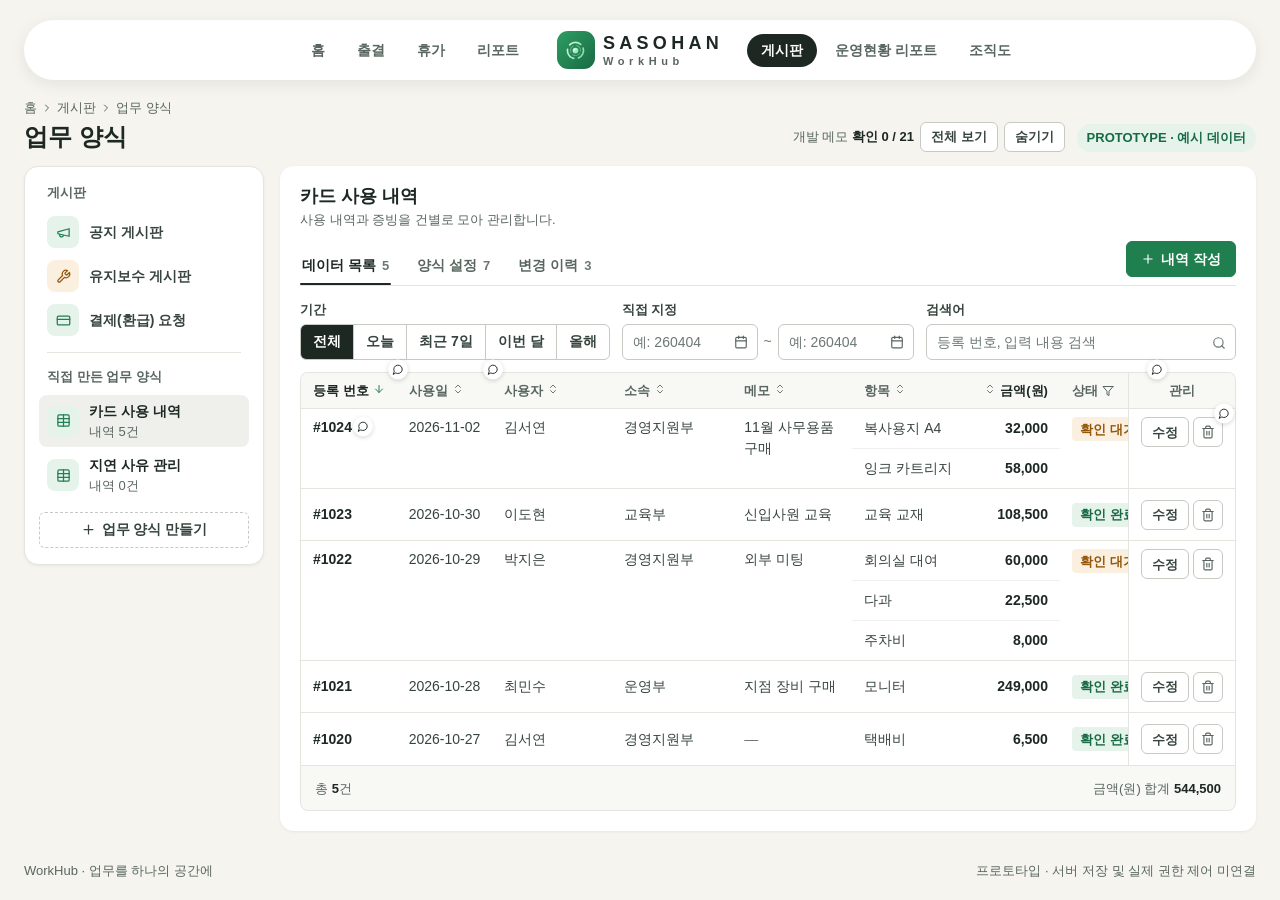
<file: workhub-source/index.html>
<!doctype html>
<html lang="ko">
<head>
  <meta charset="utf-8">
  <meta name="viewport" content="width=device-width, initial-scale=1">
  <title>WorkHub 업무 양식 프로토타입</title>
  <link rel="stylesheet" href="styles.css">
  <script src="local-files.js" defer></script>
  <script src="app.js" defer></script>
  <script src="dev-notes.js" defer></script>
</head>
<body>
<div id="workhub-proto" aria-label="WorkHub 업무 양식 프로토타입">

  <header class="wh-top">
    <nav class="wh-nav wh-nav-left" aria-label="현재 사이트 위치">
      <span>홈</span><span>출결</span><span>휴가</span><span>리포트</span>
    </nav>
    <div class="wh-brand">
      <span class="wh-logo">
        <svg width="23" height="23" viewBox="0 0 24 24" aria-hidden="true">
          <defs><linearGradient id="whgNav" x1="0" y1="0" x2="1" y2="1"><stop offset="0" stop-color="#d9fbe6"></stop><stop offset="1" stop-color="#6fe3a3"></stop></linearGradient></defs>
          <circle cx="12" cy="12" r="8.4" fill="none" stroke="url(#whgNav)" stroke-width="1.7" stroke-linecap="round" stroke-dasharray="12.6 5" transform="rotate(-18 12 12)"></circle>
          <circle cx="12" cy="12" r="5.2" fill="none" stroke="rgba(234,247,238,.35)" stroke-width="1" stroke-linecap="round" stroke-dasharray="8.2 2.7" transform="rotate(32 12 12)"></circle>
          <circle cx="12" cy="12" r="3" fill="url(#whgNav)"></circle>
          <circle cx="11" cy="11" r="0.9" fill="rgba(255,255,255,.85)"></circle>
        </svg>
      </span>
      <span class="wh-wordmark"><b>SASOHAN</b><small>WorkHub</small></span>
    </div>
    <nav class="wh-nav wh-nav-right" aria-label="현재 사이트 위치 (계속)">
      <span class="wh-current">게시판</span><span>운영현황 리포트</span><span>조직도</span>
    </nav>
  </header>

  <div class="wh-pagehead">
    <div>
      <p class="wh-crumb">홈 <i data-icon="chevronRight"></i> 게시판 <i data-icon="chevronRight"></i> 업무 양식</p>
      <h1>업무 양식</h1>
    </div>
    <span class="wh-chip">PROTOTYPE · 예시 데이터</span>
  </div>

  <div class="wh-layout">
    <aside class="wh-side">
      <div class="wh-legacy">
        <div class="wh-side-title">게시판</div>
        <div class="wh-side-item"><span class="wh-tile"><i data-icon="megaphone"></i></span><span>공지 게시판</span></div>
        <div class="wh-side-item"><span class="wh-tile wh-tile-warn"><i data-icon="wrench"></i></span><span>유지보수 게시판</span></div>
        <div class="wh-side-item"><span class="wh-tile"><i data-icon="card"></i></span><span>결제(환급) 요청</span></div>
        <hr>
      </div>
      <div class="wh-side-title">직접 만든 업무 양식</div>
      <div id="wh-boards" class="wh-boards"></div>
      <button type="button" id="wh-new-board" class="wh-btn wh-btn-dashed"><i data-icon="plus"></i> 업무 양식 만들기</button>
    </aside>

    <main class="wh-main">
      <h2 id="wh-title"></h2>
      <p id="wh-desc" class="wh-desc"></p>
      <div class="wh-tabrow">
        <div class="wh-tabs" role="tablist" aria-label="업무 공간">
          <button type="button" role="tab" id="wh-tab-list" class="wh-tab" aria-controls="wh-panel" aria-selected="true" data-tab="list">데이터 목록<span data-tab-count="list"></span></button>
          <button type="button" role="tab" id="wh-tab-schema" class="wh-tab" aria-controls="wh-panel" aria-selected="false" data-tab="schema">양식 설정<span data-tab-count="schema"></span></button>
          <button type="button" role="tab" id="wh-tab-history" class="wh-tab" aria-controls="wh-panel" aria-selected="false" data-tab="history">변경 이력<span data-tab-count="history"></span></button>
        </div>
        <div id="wh-page-actions" class="wh-actions"></div>
      </div>
      <section id="wh-panel" role="tabpanel" aria-labelledby="wh-tab-list"></section>
    </main>
  </div>

  <footer class="wh-caption">
    <span>WorkHub · 업무를 하나의 공간에</span>
    <span>프로토타입 · 서버 저장 및 실제 권한 제어 미연결</span>
  </footer>

  <div id="wh-toast" class="wh-toast" role="status" popover="manual"></div>
</div>
</body>
</html>
</file>
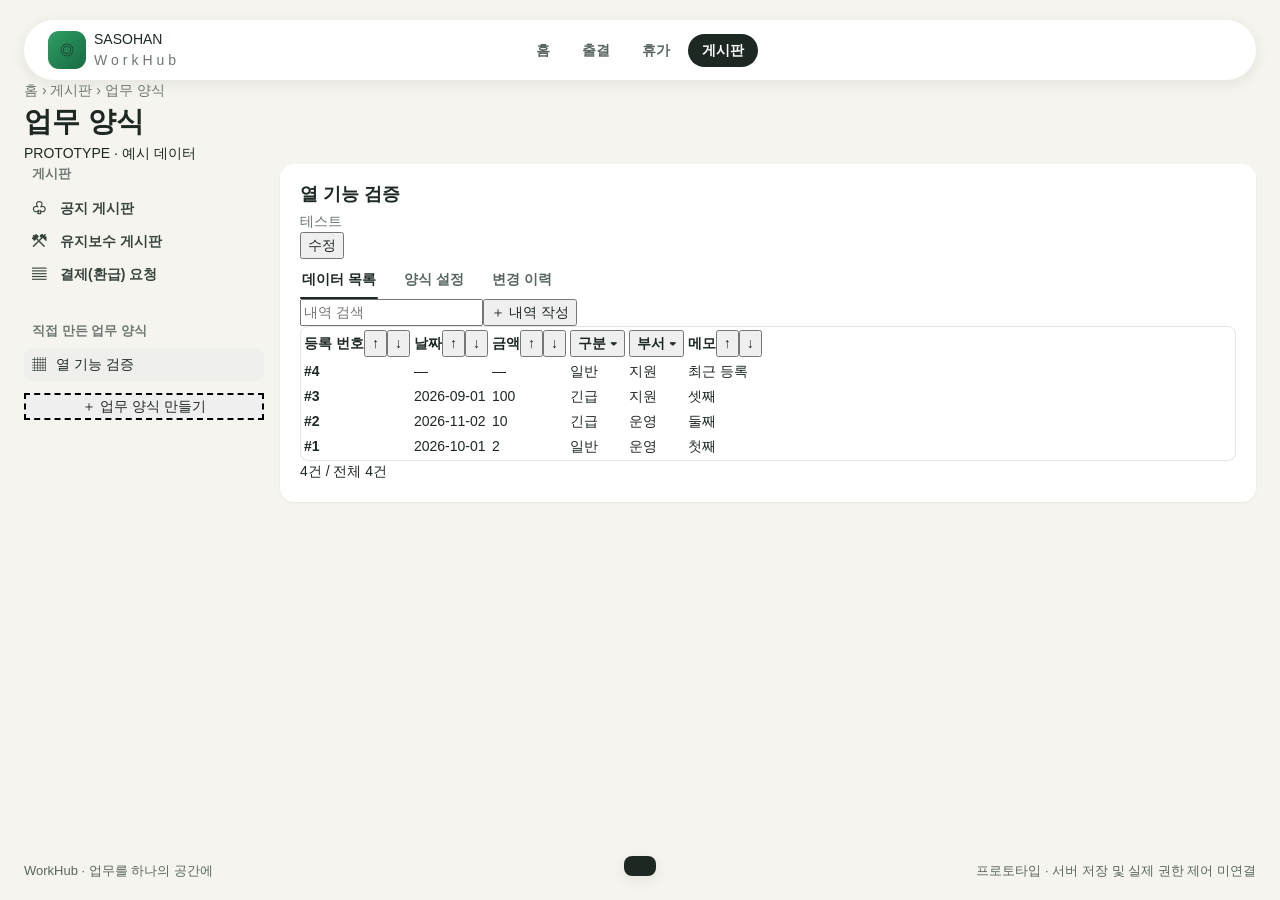
<file: work/column-test.html>
<!doctype html>
<html lang="ko">
<head>
  <meta charset="utf-8">
  <meta name="viewport" content="width=device-width, initial-scale=1">
  <title>WorkHub 업무 양식 프로토타입</title>
  <link rel="stylesheet" href="../workhub-source/styles.css">
  <script src="../workhub-source/local-files.js" defer></script>
  <script src="column-test-app.js" defer></script>
</head>
<body>
<div id="workhub-proto" aria-label="WorkHub 업무 양식 프로토타입">

<header class="wh-top"><div class="wh-brand"><span class="wh-logo">◎</span><div>SASOHAN<div class="wh-muted" style="letter-spacing:4px">WorkHub</div></div></div><nav class="wh-nav" aria-label="현재 사이트 위치"><span>홈</span><span>출결</span><span>휴가</span><span class="wh-current">게시판</span></nav></header>
<div class="wh-row"><div><p class="wh-muted">홈 › 게시판 › 업무 양식</p><h1>업무 양식</h1></div><span class="wh-badge">PROTOTYPE · 예시 데이터</span></div>
<div class="wh-layout"><aside><div class="wh-side-title wh-muted">게시판</div><div class="wh-legacy"><div class="wh-side-item">♧　공지 게시판</div><div class="wh-side-item">⚒　유지보수 게시판</div><div class="wh-side-item">▤　결제(환급) 요청</div><hr style="border:0;border-top:1px solid var(--wh-line);margin:15px 8px"></div><div class="wh-side-title wh-muted">직접 만든 업무 양식</div><div id="wh-boards"></div><button id="wh-new-board" style="margin-top:12px;width:100%;border-style:dashed">＋ 업무 양식 만들기</button></aside>
<main class="wh-main"><div class="wh-row"><div><h2 id="wh-title"></h2><p id="wh-desc" class="wh-muted" style="margin-top:5px"></p></div><div id="wh-page-actions" class="wh-gap"></div></div>
<div class="wh-tabs" role="tablist" aria-label="업무 공간"><button role="tab" id="wh-tab-list" class="wh-tab active" aria-controls="wh-panel" aria-selected="true" data-tab="list">데이터 목록</button><button role="tab" id="wh-tab-schema" class="wh-tab" aria-controls="wh-panel" aria-selected="false" data-tab="schema">양식 설정</button><button role="tab" id="wh-tab-history" class="wh-tab" aria-controls="wh-panel" aria-selected="false" data-tab="history">변경 이력</button></div>
<section id="wh-panel" role="tabpanel" aria-labelledby="wh-tab-list"></section><div id="wh-toast" class="wh-toast" aria-live="polite"></div>
</main></div><div class="wh-caption wh-muted"><span><span class="wh-dot"></span>WorkHub · 업무를 하나의 공간에</span><span>프로토타입 · 서버 저장 및 실제 권한 제어 미연결</span></div>

</div>

</body>
</html>
</file>
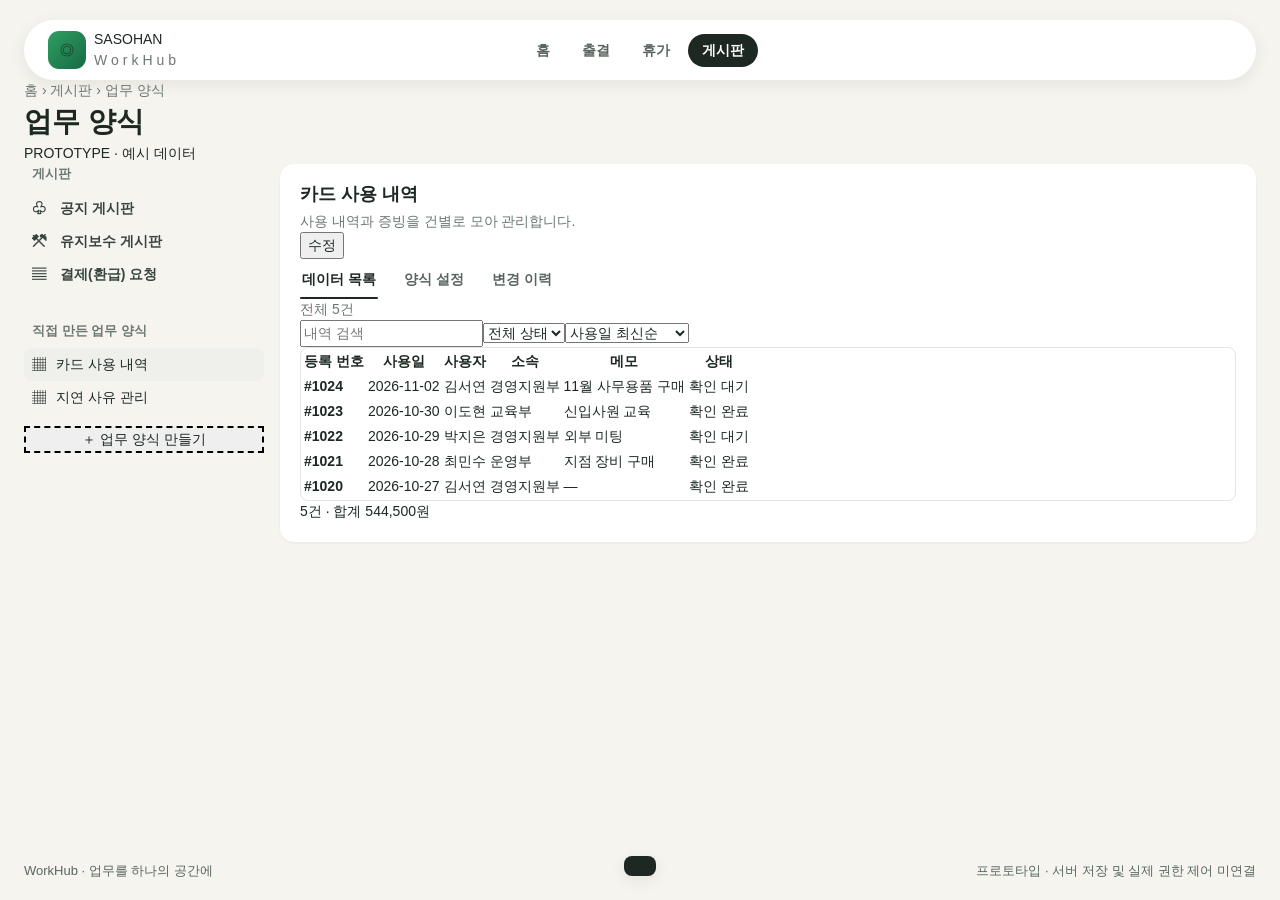
<file: work/page-mode-test.html>
<!doctype html>
<html lang="ko">
<head>
  <meta charset="utf-8">
  <meta name="viewport" content="width=device-width, initial-scale=1">
  <title>WorkHub 업무 양식 프로토타입</title>
  <link rel="stylesheet" href="../workhub-source/styles.css">
  <script src="../workhub-source/local-files.js" defer></script>
  <script src="page-mode-test-app.js" defer></script>
</head>
<body>
<div id="workhub-proto" aria-label="WorkHub 업무 양식 프로토타입">

<header class="wh-top"><div class="wh-brand"><span class="wh-logo">◎</span><div>SASOHAN<div class="wh-muted" style="letter-spacing:4px">WorkHub</div></div></div><nav class="wh-nav" aria-label="현재 사이트 위치"><span>홈</span><span>출결</span><span>휴가</span><span class="wh-current">게시판</span></nav></header>
<div class="wh-row"><div><p class="wh-muted">홈 › 게시판 › 업무 양식</p><h1>업무 양식</h1></div><span class="wh-badge">PROTOTYPE · 예시 데이터</span></div>
<div class="wh-layout"><aside><div class="wh-side-title wh-muted">게시판</div><div class="wh-legacy"><div class="wh-side-item">♧　공지 게시판</div><div class="wh-side-item">⚒　유지보수 게시판</div><div class="wh-side-item">▤　결제(환급) 요청</div><hr style="border:0;border-top:1px solid var(--wh-line);margin:15px 8px"></div><div class="wh-side-title wh-muted">직접 만든 업무 양식</div><div id="wh-boards"></div><button id="wh-new-board" style="margin-top:12px;width:100%;border-style:dashed">＋ 업무 양식 만들기</button></aside>
<main class="wh-main"><div class="wh-row"><div><h2 id="wh-title"></h2><p id="wh-desc" class="wh-muted" style="margin-top:5px"></p></div><div id="wh-page-actions" class="wh-gap"></div></div>
<div class="wh-tabs" role="tablist" aria-label="업무 공간"><button role="tab" id="wh-tab-list" class="wh-tab active" aria-controls="wh-panel" aria-selected="true" data-tab="list">데이터 목록</button><button role="tab" id="wh-tab-schema" class="wh-tab" aria-controls="wh-panel" aria-selected="false" data-tab="schema">양식 설정</button><button role="tab" id="wh-tab-history" class="wh-tab" aria-controls="wh-panel" aria-selected="false" data-tab="history">변경 이력</button></div>
<section id="wh-panel" role="tabpanel" aria-labelledby="wh-tab-list"></section><div id="wh-toast" class="wh-toast" aria-live="polite"></div>
</main></div><div class="wh-caption wh-muted"><span><span class="wh-dot"></span>WorkHub · 업무를 하나의 공간에</span><span>프로토타입 · 서버 저장 및 실제 권한 제어 미연결</span></div>

</div>

</body>
</html>
</file>
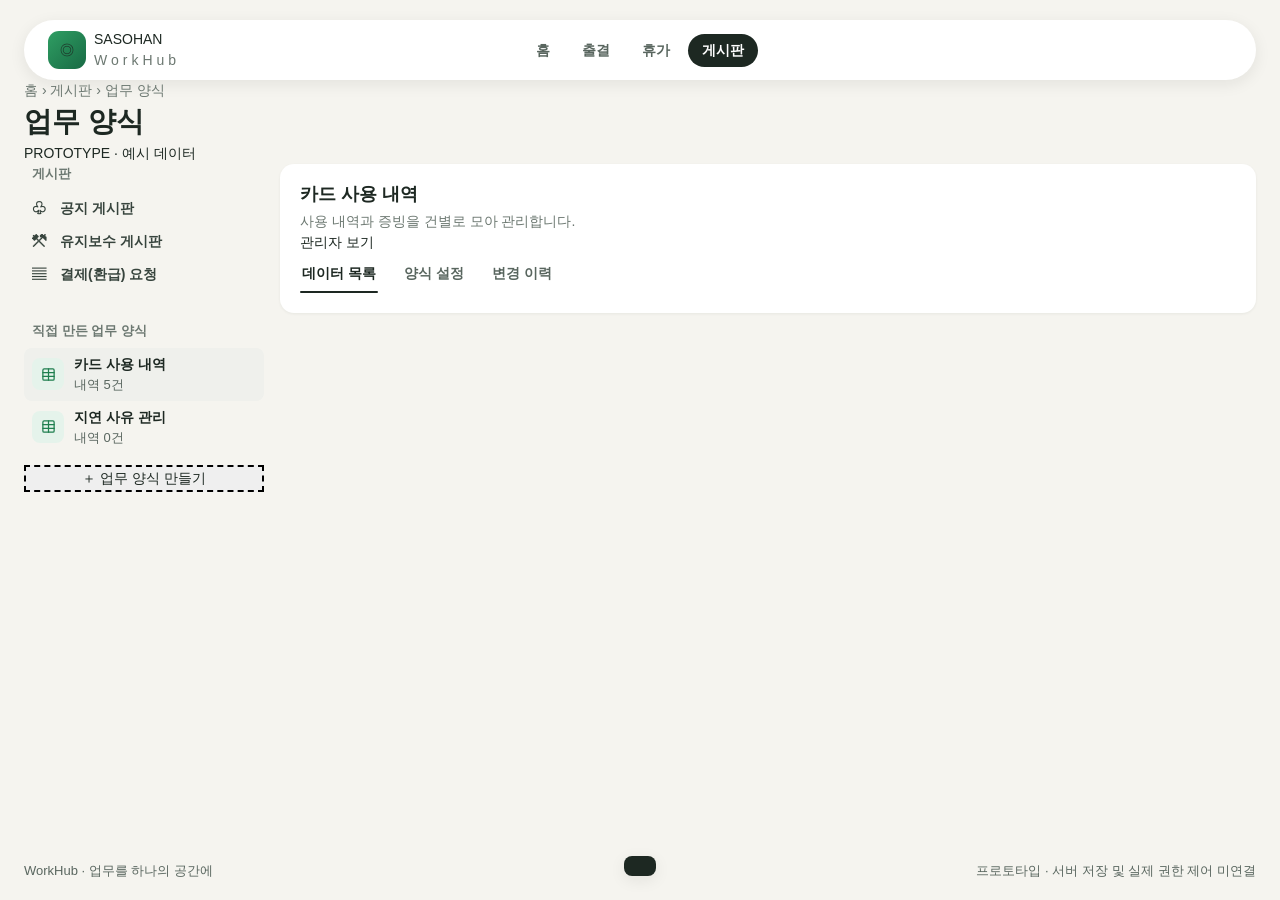
<file: work/upload-test.html>
<!doctype html>
<html lang="ko">
<head><script>Object.defineProperty(window, "showOpenFilePicker", {value: undefined});</script>
  <meta charset="utf-8">
  <meta name="viewport" content="width=device-width, initial-scale=1">
  <title>WorkHub 업무 양식 프로토타입</title>
  <link rel="stylesheet" href="../workhub-source/styles.css">
  <script src="../workhub-source/local-files.js" defer></script>
  <script src="../workhub-source/app.js" defer></script>
</head>
<body>
<div id="workhub-proto" aria-label="WorkHub 업무 양식 프로토타입">

<header class="wh-top"><div class="wh-brand"><span class="wh-logo">◎</span><div>SASOHAN<div class="wh-muted" style="letter-spacing:4px">WorkHub</div></div></div><nav class="wh-nav" aria-label="현재 사이트 위치"><span>홈</span><span>출결</span><span>휴가</span><span class="wh-current">게시판</span></nav></header>
<div class="wh-row"><div><p class="wh-muted">홈 › 게시판 › 업무 양식</p><h1>업무 양식</h1></div><span class="wh-badge">PROTOTYPE · 예시 데이터</span></div>
<div class="wh-layout"><aside><div class="wh-side-title wh-muted">게시판</div><div class="wh-legacy"><div class="wh-side-item">♧　공지 게시판</div><div class="wh-side-item">⚒　유지보수 게시판</div><div class="wh-side-item">▤　결제(환급) 요청</div><hr style="border:0;border-top:1px solid var(--wh-line);margin:15px 8px"></div><div class="wh-side-title wh-muted">직접 만든 업무 양식</div><div id="wh-boards"></div><button id="wh-new-board" style="margin-top:12px;width:100%;border-style:dashed">＋ 업무 양식 만들기</button></aside>
<main class="wh-main"><div class="wh-row"><div><h2 id="wh-title"></h2><p id="wh-desc" class="wh-muted" style="margin-top:5px"></p></div><span class="wh-badge">관리자 보기</span></div>
<div class="wh-tabs" role="tablist" aria-label="업무 공간"><button role="tab" id="wh-tab-list" class="wh-tab active" aria-controls="wh-panel" aria-selected="true" data-tab="list">데이터 목록</button><button role="tab" id="wh-tab-schema" class="wh-tab" aria-controls="wh-panel" aria-selected="false" data-tab="schema">양식 설정</button><button role="tab" id="wh-tab-history" class="wh-tab" aria-controls="wh-panel" aria-selected="false" data-tab="history">변경 이력</button></div>
<section id="wh-panel" role="tabpanel" aria-labelledby="wh-tab-list"></section><div id="wh-toast" class="wh-toast" aria-live="polite"></div>
</main></div><div class="wh-caption wh-muted"><span><span class="wh-dot"></span>WorkHub · 업무를 하나의 공간에</span><span>프로토타입 · 서버 저장 및 실제 권한 제어 미연결</span></div>

</div>

</body>
</html>
</file>
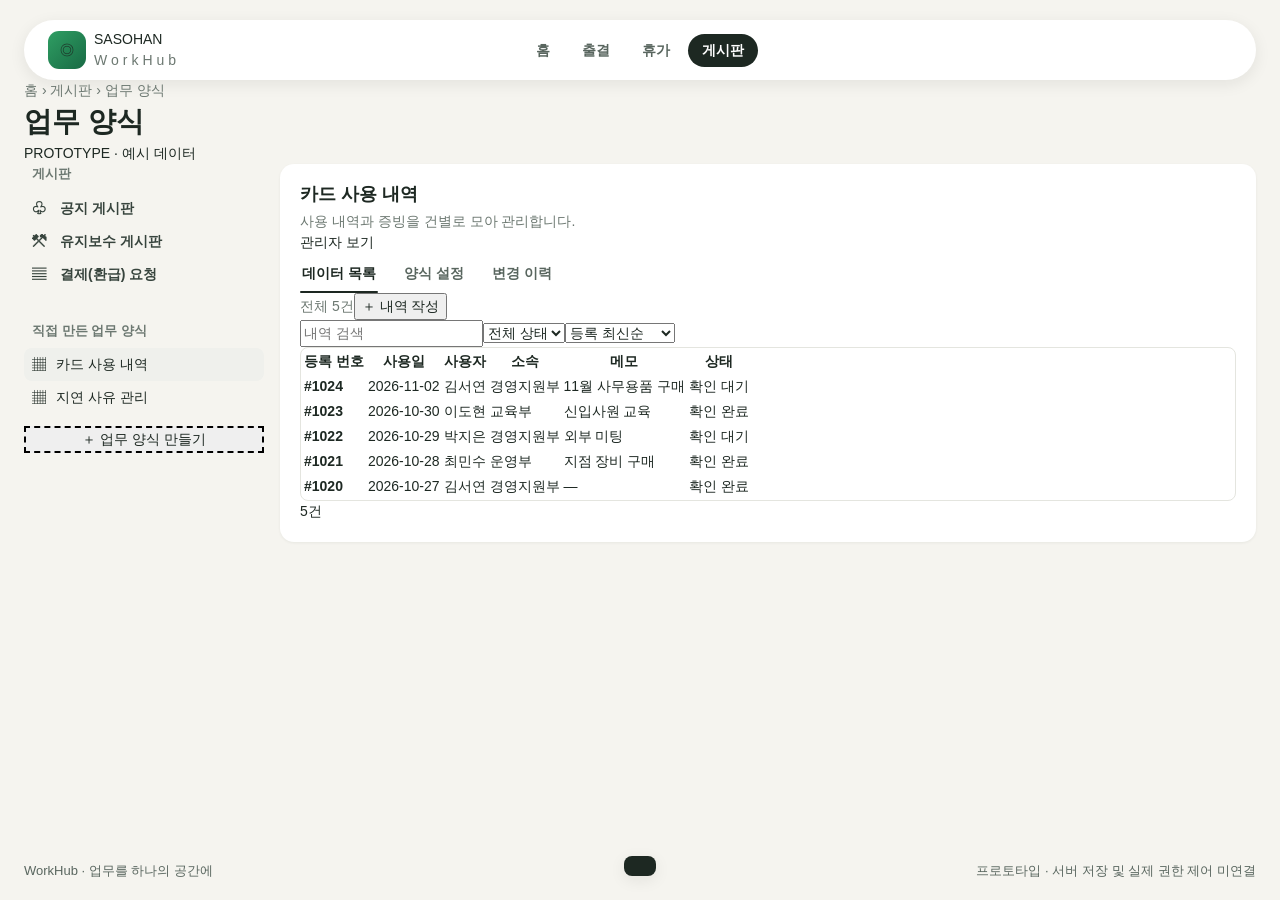
<file: work/view-test.html>
<!doctype html>
<html lang="ko">
<head>
  <meta charset="utf-8">
  <meta name="viewport" content="width=device-width, initial-scale=1">
  <title>WorkHub 업무 양식 프로토타입</title>
  <link rel="stylesheet" href="../workhub-source/styles.css">
  <script src="../workhub-source/local-files.js" defer></script>
  <script src="view-test-app.js" defer></script>
</head>
<body>
<div id="workhub-proto" aria-label="WorkHub 업무 양식 프로토타입">

<header class="wh-top"><div class="wh-brand"><span class="wh-logo">◎</span><div>SASOHAN<div class="wh-muted" style="letter-spacing:4px">WorkHub</div></div></div><nav class="wh-nav" aria-label="현재 사이트 위치"><span>홈</span><span>출결</span><span>휴가</span><span class="wh-current">게시판</span></nav></header>
<div class="wh-row"><div><p class="wh-muted">홈 › 게시판 › 업무 양식</p><h1>업무 양식</h1></div><span class="wh-badge">PROTOTYPE · 예시 데이터</span></div>
<div class="wh-layout"><aside><div class="wh-side-title wh-muted">게시판</div><div class="wh-legacy"><div class="wh-side-item">♧　공지 게시판</div><div class="wh-side-item">⚒　유지보수 게시판</div><div class="wh-side-item">▤　결제(환급) 요청</div><hr style="border:0;border-top:1px solid var(--wh-line);margin:15px 8px"></div><div class="wh-side-title wh-muted">직접 만든 업무 양식</div><div id="wh-boards"></div><button id="wh-new-board" style="margin-top:12px;width:100%;border-style:dashed">＋ 업무 양식 만들기</button></aside>
<main class="wh-main"><div class="wh-row"><div><h2 id="wh-title"></h2><p id="wh-desc" class="wh-muted" style="margin-top:5px"></p></div><span class="wh-badge">관리자 보기</span></div>
<div class="wh-tabs" role="tablist" aria-label="업무 공간"><button role="tab" id="wh-tab-list" class="wh-tab active" aria-controls="wh-panel" aria-selected="true" data-tab="list">데이터 목록</button><button role="tab" id="wh-tab-schema" class="wh-tab" aria-controls="wh-panel" aria-selected="false" data-tab="schema">양식 설정</button><button role="tab" id="wh-tab-history" class="wh-tab" aria-controls="wh-panel" aria-selected="false" data-tab="history">변경 이력</button></div>
<section id="wh-panel" role="tabpanel" aria-labelledby="wh-tab-list"></section><div id="wh-toast" class="wh-toast" aria-live="polite"></div>
</main></div><div class="wh-caption wh-muted"><span><span class="wh-dot"></span>WorkHub · 업무를 하나의 공간에</span><span>프로토타입 · 서버 저장 및 실제 권한 제어 미연결</span></div>

</div>

</body>
</html>
</file>
<file: workhub-source/styles.css>
/* Tokens follow the WorkHub kit's role names. Values are estimated from the brand greens. */
:root {
  color-scheme: light dark;
  --bg: light-dark(#f5f4ef, #171a18);
  --surface: light-dark(#ffffff, #212522);
  --surface-soft: light-dark(#f8f8f5, #272b28);
  --surface-inset: light-dark(#eff0ec, #2f3430);
  --line: light-dark(#e4e5df, #3a403b);
  --line-strong: light-dark(#c6cac2, #565d57);
  --ink: light-dark(#1d2822, #eef2ee);
  --ink-2: light-dark(#37443d, #d3d9d4);
  --ink-3: light-dark(#59665f, #aab3ac);
  --ink-4: light-dark(#6c7871, #939c95);
  --accent: light-dark(#1f7f4f, #6fcf9b);
  --on-accent: light-dark(#ffffff, #10231a);
  --accent-ink: light-dark(#186a44, #8fe0b4);
  --accent-soft: light-dark(#e5f3eb, #24392d);
  --warn: light-dark(#94560a, #eeb368);
  --warn-soft: light-dark(#fbf0df, #3c3020);
  --danger: light-dark(#b93a2c, #f19a8f);
  --danger-soft: light-dark(#fbe9e6, #402724);
  --shadow-1: 0 1px 3px rgb(20 30 25 / .06);
  --shadow-2: 0 4px 16px rgb(20 30 25 / .08);
  --r-sm: 6px;
  --r-md: 8px;
  --r-lg: 14px;
}

* { box-sizing: border-box; }
body { margin: 0; background: var(--bg); }
button, input, select { font: inherit; color: inherit; }
h1, h2, h3, p { margin: 0; }
i[data-icon], .wh-icon { display: inline-flex; flex: none; }
svg { display: block; }
:focus-visible { outline: 2px solid var(--accent); outline-offset: 2px; }
[hidden] { display: none !important; }

#workhub-proto {
  display: flex;
  flex-direction: column;
  min-height: 100vh;
  max-width: 1480px;
  margin: 0 auto;
  padding: 20px 24px;
  color: var(--ink);
  font: 14px/1.5 'Segoe UI', 'Malgun Gothic', sans-serif;
}

/* Portal header */
.wh-top {
  display: grid;
  grid-template-columns: 1fr auto 1fr;
  align-items: center;
  gap: 24px;
  min-height: 60px;
  padding: 8px 24px;
  border-radius: 999px;
  background: var(--surface);
  box-shadow: var(--shadow-2);
}
.wh-nav { display: flex; align-items: center; gap: 4px; font-weight: 600; color: var(--ink-3); white-space: nowrap; }
.wh-nav span { padding: 6px 14px; border-radius: 999px; }
.wh-nav-left { justify-content: flex-end; }
.wh-nav .wh-current { background: var(--ink); color: var(--surface); }
.wh-brand { display: flex; align-items: center; gap: 8px; }
.wh-logo { display: grid; place-items: center; width: 38px; height: 38px; border-radius: 11px; background: linear-gradient(135deg, #2f9e63, #186a44); }
.wh-wordmark { display: flex; flex-direction: column; line-height: 1; }
.wh-wordmark b { font-size: 18px; letter-spacing: .24em; }
.wh-wordmark small { margin-top: 4px; font-size: 11px; font-weight: 600; letter-spacing: .42em; color: var(--ink-3); }

/* Page heading */
.wh-pagehead { display: flex; align-items: flex-end; justify-content: space-between; gap: 12px; flex-wrap: wrap; padding: 18px 0 14px; }
.wh-crumb { display: flex; align-items: center; gap: 4px; margin-bottom: 4px; font-size: 13px; color: var(--ink-3); }
.wh-pagehead h1 { font-size: 24px; font-weight: 700; line-height: 1.25; }
.wh-chip { display: inline-flex; align-items: center; padding: 4px 10px; border-radius: 999px; background: var(--accent-soft); color: var(--accent-ink); font-size: 13px; font-weight: 600; white-space: nowrap; }

.wh-layout { display: grid; grid-template-columns: 240px minmax(0, 1fr); gap: 16px; align-items: start; }

/* Sidebar */
.wh-side { position: sticky; top: 16px; padding: 16px 14px; border: 1px solid var(--line); border-radius: var(--r-lg); background: var(--surface); box-shadow: var(--shadow-1); }
.wh-side-title { padding: 0 8px 8px; font-size: 13px; font-weight: 700; color: var(--ink-3); }
.wh-side hr { margin: 10px 8px 14px; border: 0; border-top: 1px solid var(--line); }
.wh-side-item { display: flex; align-items: center; gap: 10px; padding: 6px 8px; font-weight: 600; color: var(--ink-2); }
.wh-tile { display: grid; place-items: center; flex: none; width: 32px; height: 32px; border-radius: var(--r-md); background: var(--accent-soft); color: var(--accent); }
.wh-tile-warn { background: var(--warn-soft); color: var(--warn); }
.wh-boards { display: flex; flex-direction: column; gap: 2px; }
.wh-board { display: flex; align-items: center; gap: 10px; width: 100%; padding: 6px 8px; border: 0; border-radius: var(--r-md); background: transparent; text-align: left; cursor: pointer; }
.wh-board:hover { background: var(--surface-soft); }
.wh-board.selected { background: var(--surface-inset); }
.wh-board b { display: block; font-weight: 600; overflow-wrap: anywhere; }
.wh-board small { display: block; font-size: 13px; color: var(--ink-3); }

/* Buttons */
.wh-btn { display: inline-flex; align-items: center; justify-content: center; gap: 6px; height: 36px; padding: 0 14px; border: 1px solid var(--line-strong); border-radius: var(--r-sm); background: var(--surface); color: var(--ink-2); font-weight: 600; white-space: nowrap; cursor: pointer; }
.wh-btn:hover { background: var(--surface-soft); border-color: var(--ink-4); }
.wh-btn-primary { border-color: var(--accent); background: var(--accent); color: var(--on-accent); }
.wh-btn-primary:hover { border-color: var(--accent-ink); background: var(--accent-ink); }
.wh-btn-danger { border-color: var(--danger); background: var(--danger); color: light-dark(#fff, #2a1210); }
.wh-btn-danger:hover { border-color: var(--danger); background: var(--danger); filter: brightness(.92); }
.wh-btn-danger-line { border-color: var(--line-strong); color: var(--danger); }
.wh-btn-danger-line:hover { border-color: var(--danger); background: var(--danger-soft); }
.wh-btn-dashed { width: 100%; margin-top: 10px; border-style: dashed; }
.wh-btn-sm { height: 30px; padding: 0 10px; font-size: 13px; }
.wh-icon-btn { display: inline-grid; place-items: center; width: 30px; height: 30px; padding: 0; border: 1px solid var(--line-strong); border-radius: var(--r-sm); background: var(--surface); color: var(--ink-3); cursor: pointer; }
.wh-icon-btn:hover:not(:disabled) { color: var(--ink); border-color: var(--ink-4); }
.wh-icon-btn:disabled { opacity: .35; cursor: default; }
.wh-icon-btn-danger:hover:not(:disabled) { border-color: var(--danger); background: var(--danger-soft); color: var(--danger); }
.wh-link { padding: 0; border: 0; background: none; color: var(--ink); font-weight: 700; text-align: left; cursor: pointer; }
.wh-link:hover { color: var(--accent-ink); text-decoration: underline; }
.wh-file { display: inline-flex; align-items: center; gap: 4px; max-width: 100%; padding: 3px 8px; border: 0; border-radius: var(--r-sm); background: var(--accent-soft); color: var(--accent-ink); font-size: 13px; font-weight: 600; overflow-wrap: anywhere; text-align: left; cursor: pointer; }
.wh-file:hover { text-decoration: underline; }

/* Main card */
.wh-main { min-width: 0; padding: 18px 20px 20px; border-radius: var(--r-lg); background: var(--surface); box-shadow: var(--shadow-1); }
.wh-main h2 { font-size: 18px; font-weight: 700; line-height: 1.35; overflow-wrap: anywhere; }
.wh-desc { margin-top: 2px; font-size: 13px; color: var(--ink-3); }
.wh-tabrow { display: flex; align-items: flex-end; justify-content: space-between; gap: 8px 16px; flex-wrap: wrap; margin: 12px 0 14px; border-bottom: 1px solid var(--line); }
.wh-tabs { display: flex; gap: 24px; overflow-x: auto; }
.wh-tab { position: relative; display: inline-flex; align-items: center; gap: 6px; height: 40px; padding: 0 2px; border: 0; background: none; color: var(--ink-3); font-weight: 600; white-space: nowrap; cursor: pointer; }
.wh-tab:hover { color: var(--ink); }
.wh-tab span { font-size: 13px; color: var(--ink-4); font-variant-numeric: tabular-nums; }
.wh-tab[aria-selected="true"] { color: var(--ink); font-weight: 700; }
.wh-tab[aria-selected="true"]::after { content: ''; position: absolute; left: 0; right: 0; bottom: 0; height: 2px; border-radius: 2px; background: var(--ink); }
.wh-tab:focus-visible { outline-offset: -2px; }
.wh-actions { display: flex; align-items: center; gap: 8px; flex-wrap: wrap; padding-bottom: 8px; }
.wh-actions:empty { display: none; }
.wh-filterbar { display: flex; align-items: flex-end; flex-wrap: wrap; gap: 10px 12px; margin-bottom: 12px; }
.wh-filter-group { display: flex; flex-direction: column; gap: 4px; min-width: 0; }
.wh-filter-grow { flex: 1 1 220px; }
.wh-filter-label { font-size: 13px; font-weight: 700; color: var(--ink-2); }
.wh-filter-error:not(:empty) { margin: -4px 0 10px; }
.wh-segment { display: flex; height: 36px; overflow: hidden; border: 1px solid var(--line-strong); border-radius: var(--r-sm); background: var(--surface); }
.wh-segment button { padding: 0 12px; border: 0; border-left: 1px solid var(--line-strong); background: none; color: var(--ink-2); font-weight: 600; white-space: nowrap; cursor: pointer; }
.wh-segment button:first-child { border-left: 0; }
.wh-segment button:hover { background: var(--surface-soft); }
.wh-segment button[aria-pressed="true"] { background: var(--ink); color: var(--surface); }
.wh-segment button:focus-visible { outline-offset: -3px; }
.wh-date-range { display: flex; align-items: center; gap: 6px; }
.wh-date { position: relative; display: block; width: 136px; }
.wh-date .wh-input { padding-right: 32px; font-variant-numeric: tabular-nums; }
.wh-date-btn { position: absolute; top: 6px; right: 5px; display: grid; place-items: center; width: 24px; height: 24px; padding: 0; border: 0; border-radius: 4px; background: none; color: var(--ink-3); cursor: pointer; }
.wh-date-btn:hover { background: var(--surface-inset); color: var(--ink); }
.wh-date-native { position: absolute; right: 0; bottom: 0; width: 0; height: 0; padding: 0; border: 0; opacity: 0; pointer-events: none; }
.wh-search { position: relative; display: block; width: 100%; }
.wh-search i { position: absolute; top: 11px; right: 10px; color: var(--ink-4); pointer-events: none; }
.wh-search input { padding-right: 32px; }

/* Inputs */
.wh-input { width: 100%; min-width: 0; height: 36px; padding: 0 10px; border: 1px solid var(--line-strong); border-radius: var(--r-sm); background: var(--surface); color: var(--ink); }
.wh-input:hover { border-color: var(--ink-4); }
.wh-input:focus { border-color: var(--accent); outline: 2px solid var(--accent-soft); outline-offset: 0; }
.wh-input::placeholder { color: var(--ink-4); }
.wh-input[aria-invalid="true"] { border-color: var(--danger); }
input[type="checkbox"] { width: 16px; height: 16px; margin: 0; accent-color: var(--accent); }

/* Tables */
.wh-table-wrap { overflow-x: auto; border: 1px solid var(--line); border-radius: var(--r-md); }
.wh-table-wrap.has-foot { border-bottom: 0; border-radius: var(--r-md) var(--r-md) 0 0; }
.wh-table { width: 100%; border-collapse: separate; border-spacing: 0; text-align: left; }
.wh-table th { padding: 8px 12px; border-bottom: 1px solid var(--line); background: var(--surface-soft); color: var(--ink-3); font-size: 13px; font-weight: 700; white-space: nowrap; }
.wh-table td { height: 52px; padding: var(--wh-cell, 8px) 12px; border-bottom: 1px solid var(--line); color: var(--ink-2); vertical-align: middle; }
.wh-table tbody:last-child tr:last-child td, .wh-table tbody:last-child td[rowspan] { border-bottom: 0; }
.wh-table tbody:hover td { background: var(--surface-soft); }
/* A record with several lines reads as one block: merged cells on top, lighter rules between lines. */
.wh-record-lines td { height: 40px; }
.wh-record-lines td[rowspan] { vertical-align: top; }
.wh-record-lines tr:not(:last-child) td:not([rowspan]) { border-bottom-color: light-dark(#f0f1ec, #2f3430); }
.wh-table .wh-num { text-align: right; font-variant-numeric: tabular-nums; white-space: nowrap; font-weight: 600; color: var(--ink); }
.wh-table .wh-nowrap { white-space: nowrap; font-variant-numeric: tabular-nums; }
.wh-table .wh-empty-cell { height: 140px; text-align: center; color: var(--ink-3); }
.wh-empty-cell .wh-btn { margin-top: 10px; }
.wh-value { display: inline-block; max-width: 100%; cursor: pointer; }
.wh-value:hover { color: var(--accent-ink); text-decoration: underline; }
.wh-value:has(.wh-pill):hover { text-decoration: none; filter: brightness(.94); }
.wh-wrap { display: block; min-width: 96px; max-width: 320px; overflow-wrap: anywhere; }
.wh-muted { color: var(--ink-4); }
.wh-th-btn { display: inline-flex; align-items: center; gap: 4px; margin: -4px -6px; padding: 4px 6px; border: 0; border-radius: var(--r-sm); background: none; color: inherit; font-weight: 700; cursor: pointer; }
.wh-th-btn:hover { background: var(--surface-inset); color: var(--ink); }
.wh-th-btn .wh-sort-icon { color: var(--ink-4); }
.wh-num .wh-th-btn { flex-direction: row-reverse; }
th[aria-sort="ascending"] .wh-th-btn, th[aria-sort="descending"] .wh-th-btn { color: var(--ink); }
th[aria-sort="ascending"] .wh-sort-icon, th[aria-sort="descending"] .wh-sort-icon { color: var(--accent); }
.wh-th-btn.is-filtered { background: var(--accent-soft); color: var(--accent-ink); }
.wh-filter-count { font-variant-numeric: tabular-nums; }
.wh-col-actions { position: sticky; right: 0; width: 1%; white-space: nowrap; text-align: center; border-left: 1px solid var(--line); }
.wh-table td.wh-col-actions { background: var(--surface); }
.wh-table tbody:hover td.wh-col-actions { background: var(--surface-soft); }
.wh-row-actions { display: flex; justify-content: center; gap: 4px; }
.wh-table-foot { display: flex; align-items: center; justify-content: space-between; flex-wrap: wrap; gap: 8px 16px; min-height: 46px; padding: 8px 14px; border: 1px solid var(--line); border-radius: 0 0 var(--r-md) var(--r-md); background: var(--surface-soft); font-size: 13px; color: var(--ink-3); }
.wh-table-foot b { color: var(--ink); font-variant-numeric: tabular-nums; }
.wh-table-foot .wh-foot-group { display: flex; align-items: center; flex-wrap: wrap; gap: 4px 12px; }

/* Status pills: the text carries the meaning, color only reinforces it. */
.wh-pill { display: inline-flex; align-items: center; height: 24px; padding: 0 8px; border-radius: 4px; background: var(--surface-inset); color: var(--ink-2); font-size: 13px; font-weight: 700; white-space: nowrap; }
.wh-pill-success { background: var(--accent-soft); color: var(--accent-ink); }
.wh-pill-warn { background: var(--warn-soft); color: var(--warn); }
.wh-pill-danger { background: var(--danger-soft); color: var(--danger); }

/* Filter popover */
.wh-filter-popover { position: fixed; inset: auto; margin: 0; padding: 14px; max-width: calc(100vw - 24px); max-height: min(440px, calc(100vh - 24px)); overflow-y: auto; border: 1px solid var(--line); border-radius: var(--r-md); background: var(--surface); color: var(--ink); box-shadow: var(--shadow-2); }
.wh-filter-popover::backdrop { background: transparent; }
.wh-popover-head { display: flex; align-items: center; justify-content: space-between; gap: 8px; }
.wh-filter-popover h3 { font-size: 14px; font-weight: 700; }
.wh-popover-actions { display: flex; gap: 6px; margin: 10px 0; }
.wh-filter-options { display: grid; gap: 2px; }
.wh-filter-options label { display: flex; align-items: center; gap: 8px; padding: 5px 2px; overflow-wrap: anywhere; cursor: pointer; }

/* Schema tab */
.wh-section + .wh-section { margin-top: 22px; }
.wh-section-head { display: flex; align-items: flex-end; justify-content: space-between; gap: 8px; flex-wrap: wrap; margin-bottom: 8px; }
.wh-section-head h3 { font-size: 14px; font-weight: 700; }
.wh-section-head p { margin-top: 2px; font-size: 13px; color: var(--ink-3); }
.wh-board-fields { margin-bottom: 18px; }
.wh-schema-fields { overflow-x: auto; }
.wh-fields-header, .wh-field-row { display: grid; grid-template-columns: minmax(160px, 1fr) 130px 44px 52px 74px 58px; gap: 10px; align-items: center; min-width: 580px; }
.wh-fields-header { padding: 8px 12px; border-radius: var(--r-sm); background: var(--surface-soft); color: var(--ink-3); font-size: 13px; font-weight: 700; }
.wh-field-editor { min-width: 580px; border-bottom: 1px solid var(--line); }
.wh-field-row { padding: 8px 12px; }
.wh-column-center { display: flex; justify-content: center; align-items: center; }
.wh-order { display: flex; justify-content: center; gap: 4px; }
.wh-options { margin: 0 12px 12px; padding: 12px; border-radius: var(--r-md); background: var(--surface-soft); }
.wh-options-head { display: flex; justify-content: space-between; font-size: 13px; font-weight: 700; color: var(--ink-3); }
.wh-option-row { display: grid; grid-template-columns: minmax(0, 1fr) auto; gap: 8px; margin: 8px 0; }
.wh-empty-note { padding: 28px; text-align: center; color: var(--ink-3); }
.wh-actionbar { position: sticky; bottom: 0; display: flex; align-items: center; justify-content: space-between; gap: 8px 12px; flex-wrap: wrap; margin-top: 12px; padding: 10px 0; border-top: 1px solid var(--line); background: var(--surface); }
.wh-actionbar-right { display: flex; align-items: center; flex-wrap: wrap; gap: 8px; margin-left: auto; }
.wh-error { font-size: 13px; font-weight: 600; color: var(--danger); }
.wh-error:empty { display: none; }
.wh-hint { font-size: 13px; color: var(--ink-3); }

/* History */
.wh-event { display: grid; grid-template-columns: 150px minmax(0, 1fr); gap: 16px; padding: 12px 4px; border-bottom: 1px solid var(--line); }
.wh-event:last-child { border-bottom: 0; }
.wh-event-meta { font-size: 13px; color: var(--ink-3); font-variant-numeric: tabular-nums; }
.wh-event h3 { font-size: 14px; font-weight: 700; }
.wh-event p { margin-top: 2px; color: var(--ink-2); overflow-wrap: anywhere; }

/* Dialogs */
.wh-dialog { width: min(720px, calc(100vw - 32px)); max-height: 85vh; padding: 0; overflow: hidden; border: 1px solid var(--line); border-radius: 12px; background: var(--surface); color: var(--ink); box-shadow: 0 18px 44px rgb(16 30 70 / .22); }
.wh-dialog[open] { display: flex; flex-direction: column; }
.wh-dialog form { display: contents; }
.wh-dialog::backdrop { background: rgb(0 0 0 / .32); }
.wh-dialog-sm { width: min(420px, calc(100vw - 32px)); }
.wh-dialog-wide { width: min(960px, calc(100vw - 32px)); }
.wh-dialog-head { display: flex; align-items: center; gap: 8px; padding: 12px 12px 12px 20px; border-bottom: 1px solid var(--line); }
.wh-dialog-head h3 { min-width: 0; font-size: 16px; font-weight: 700; overflow-wrap: anywhere; }
.wh-dialog-head .wh-icon-btn { margin-left: auto; border-color: transparent; }
.wh-dialog-body { flex: 1; min-height: 0; overflow: auto; padding: 16px 20px; }
.wh-dialog-foot { display: flex; align-items: center; gap: 8px; padding: 12px 20px; border-top: 1px solid var(--line); background: var(--surface-soft); }
.wh-dialog-foot .wh-spacer { margin-left: auto; }
.wh-record-view { display: grid; grid-template-columns: repeat(2, minmax(0, 1fr)); gap: 0 24px; margin: 0; }
.wh-record-view > div { padding: 10px 0; border-bottom: 1px solid var(--line); min-width: 0; }
.wh-record-view dt { margin-bottom: 2px; font-size: 13px; color: var(--ink-3); }
.wh-record-view dd { margin: 0; overflow-wrap: anywhere; white-space: pre-wrap; }
.wh-form-grid { display: grid; grid-template-columns: repeat(2, minmax(0, 1fr)); gap: 14px; }
.wh-form-field { display: grid; gap: 4px; align-content: start; min-width: 0; font-size: 13px; font-weight: 700; color: var(--ink-2); }
.wh-form-field .wh-input, .wh-upload { font-size: 14px; font-weight: 400; }
.wh-required { color: var(--danger); }
.wh-sr { position: absolute; width: 1px; height: 1px; overflow: hidden; clip-path: inset(50%); white-space: nowrap; }
.wh-lines-block { margin-top: 14px; }
.wh-lines-block:first-child { margin-top: 0; }
.wh-line-table td { height: auto; padding: 6px 8px; min-width: 130px; vertical-align: top; }
.wh-line-table tbody:hover td { background: none; }
.wh-line-table td.wh-line-remove { width: 1%; min-width: 0; padding-top: 9px; }
.wh-line-add { margin-top: 8px; }
.wh-upload { display: grid; gap: 8px; padding: 10px; border: 1px solid var(--line-strong); border-radius: var(--r-sm); }
.wh-upload-name { overflow-wrap: anywhere; }
.wh-upload-actions { display: flex; flex-wrap: wrap; gap: 6px; }
.wh-confirm-text { color: var(--ink-2); }

/* Toast sits in the top layer so it stays visible above dialogs. */
.wh-toast { position: fixed; inset: auto auto 24px 50%; transform: translateX(-50%); margin: 0; max-width: min(520px, calc(100vw - 32px)); padding: 10px 16px; border: 0; border-radius: var(--r-md); background: var(--ink); color: var(--surface); font-weight: 600; box-shadow: var(--shadow-2); }
.wh-toast[data-tone="error"] { background: var(--danger); color: light-dark(#fff, #2a1210); }

.wh-caption { display: flex; justify-content: space-between; flex-wrap: wrap; gap: 4px 16px; margin-top: auto; padding-top: 18px; font-size: 13px; color: var(--ink-3); }

@media (max-width: 1100px) {
  .wh-top { grid-template-columns: 1fr; justify-items: center; gap: 6px; padding: 10px 16px; border-radius: 22px; }
  .wh-brand { order: -1; }
  .wh-nav-left, .wh-nav-right { flex-wrap: wrap; justify-content: center; font-size: 13px; }
  .wh-nav span { padding: 3px 10px; }
}
@media (max-width: 860px) {
  #workhub-proto { padding: 12px; }
  .wh-layout { grid-template-columns: minmax(0, 1fr); }
  .wh-side { position: static; padding: 10px; }
  .wh-legacy, .wh-side > .wh-side-title { display: none; }
  .wh-boards { flex-direction: row; flex-wrap: wrap; gap: 4px; }
  .wh-board { width: auto; }
  .wh-board .wh-tile, .wh-board small { display: none; }
  .wh-btn-dashed { margin-top: 6px; }
  .wh-main { padding: 14px; }
  .wh-segment { overflow-x: auto; }
  .wh-filter-group, .wh-date-range { width: 100%; }
  .wh-date { flex: 1 1 0; width: auto; }
}
@media (max-width: 600px) {
  .wh-form-grid, .wh-record-view { grid-template-columns: minmax(0, 1fr); }
  .wh-event { grid-template-columns: minmax(0, 1fr); gap: 4px; }
  .wh-dialog-body { padding: 14px; }
  .wh-dialog-foot { flex-wrap: wrap; padding: 10px 14px; }
}

/* Developer notes */
.dn-layer { position: absolute; top: 0; left: 0; width: 0; height: 0; }
.dn-pin { position: fixed; z-index: 40; width: 30px; height: 30px; margin: -15px 0 0 -15px; padding: 0; border: 0; background: none; cursor: pointer; pointer-events: none; }
.dn-pin img { display: block; width: 30px; height: 30px; }
/* Only the visible circle takes clicks, so a pin can't block the control beside it. */
.dn-pin::before { content: ''; position: absolute; top: 3px; left: 4px; width: 22px; height: 22px; border-radius: 50%; pointer-events: auto; }
.dn-pin:hover img { filter: brightness(.95); }
.dn-pin:focus-visible { outline: 0; }
.dn-pin:focus-visible::before { outline: 2px solid var(--accent); }
.dn-pin.is-checked::after { content: ''; position: absolute; top: 4px; left: 5px; width: 20px; height: 20px; border: 1px solid var(--accent); border-radius: 50%; pointer-events: none; }
.dn-panel { position: fixed; inset: auto; width: min(400px, calc(100vw - 16px)); max-height: calc(100vh - 16px); margin: 0; padding: 12px 14px; overflow-y: auto; border: 1px solid var(--line-strong); border-radius: var(--r-md); background: var(--surface); color: var(--ink); font: 14px/1.5 'Segoe UI', 'Malgun Gothic', sans-serif; box-shadow: var(--shadow-2); }
.dn-panel.is-checked { border-color: var(--accent); }
.dn-panel-head { display: flex; align-items: flex-start; justify-content: space-between; gap: 8px; margin-bottom: 8px; }
.dn-panel-head small { font-size: 12px; color: var(--ink-3); }
.dn-panel-head h3 { font-size: 15px; font-weight: 700; }
.dn-section { margin-top: 10px; }
.dn-section h4 { margin: 0 0 2px; font-size: 13px; font-weight: 700; }
.dn-must h4 { color: var(--accent-ink); }
.dn-now h4 { color: var(--ink-3); }
.dn-ask h4 { color: var(--warn); }
.dn-section ul { margin: 0; padding-left: 18px; color: var(--ink-2); }
.dn-section li + li { margin-top: 5px; }
.dn-example { margin: 4px 0 0; padding: 8px 10px; overflow-x: auto; border-radius: var(--r-sm); background: var(--surface-soft); color: var(--ink); font: 13px/1.6 Consolas, 'Malgun Gothic', monospace; }
.dn-check { display: flex; align-items: center; gap: 6px; margin-top: 12px; padding-top: 10px; border-top: 1px solid var(--line); font-weight: 600; cursor: pointer; }
.dn-controls { display: flex; align-items: center; gap: 6px; margin-left: auto; font-size: 13px; color: var(--ink-3); white-space: nowrap; }
.dn-controls b { color: var(--ink); font-variant-numeric: tabular-nums; }
.dn-list-screen + .dn-list-screen { margin-top: 20px; }
.dn-list-screen > h3 { margin-bottom: 8px; font-size: 16px; font-weight: 700; }
.dn-list-note { margin-top: 8px; padding: 10px 12px; border: 1px solid var(--line); border-radius: var(--r-md); }
.dn-list-note.is-checked { border-color: var(--accent); }
.dn-list-title { margin: 0; font-size: 14px; font-weight: 700; }
</file>
